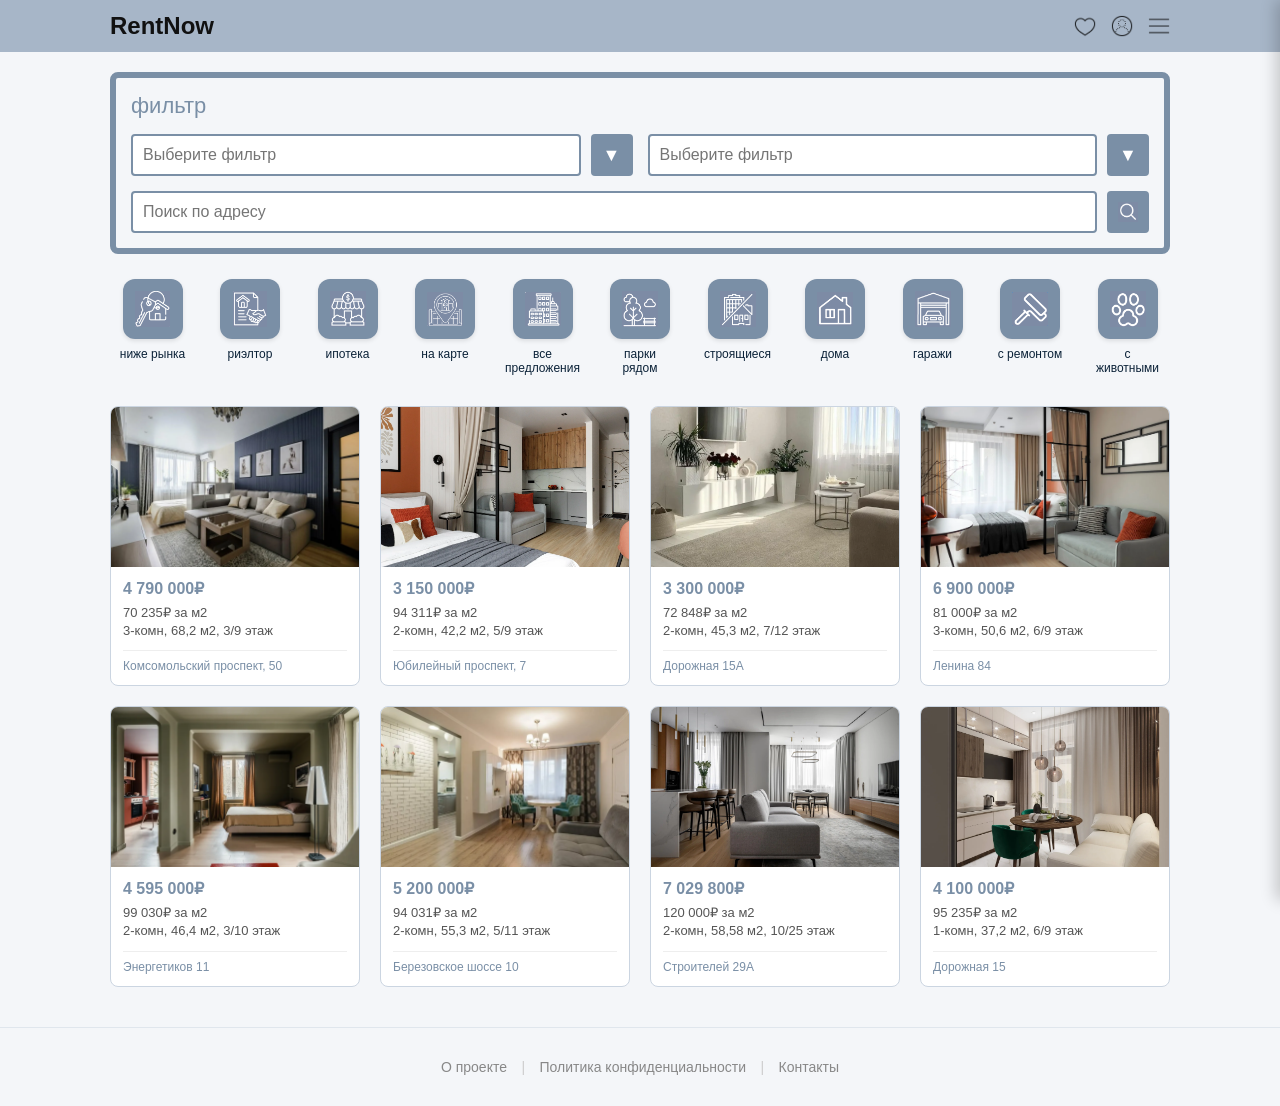
<file: index.html>
<!DOCTYPE html>
<html lang="ru">
<head>
  <meta charset="UTF-8">
  <meta name="viewport" content="width=device-width, initial-scale=1.0">
  <title>RentNow — Аренда квартир</title>
  <link rel="stylesheet" href="style.css">
</head>
<body>
  <input type="checkbox" id="menu-toggle" class="menu-toggle">
  <header class="header">
    <div class="container header-inner">
      <div class="logo">RentNow</div>
      <div class="header-actions">
        <a href="profile.html#favorites" class="icon-btn" title="Избранное">
          <img src="img/izbr.png" alt="Избранное">
        </a>
        <a href="profile.html" class="icon-btn" title="Профиль">
          <img src="img/prof.png" alt="Профиль">
        </a>
        <label for="menu-toggle" class="icon-btn" title="Меню">
          <img src="img/menu.png" alt="Меню">
        </label>
      </div>
    </div>
  </header>
  <main class="container">
    <section class="filter">
      <div class="filter-title">фильтр</div>
      <div class="filter-row">
        <div class="input-group">
          <input type="text" placeholder="Выберите фильтр">
          <button class="btn-icon">▼</button>
        </div>
        <div class="input-group">
          <input type="text" placeholder="Выберите фильтр">
          <button class="btn-icon">▼</button>
        </div>
      </div>
      <div class="filter-row">
        <div class="input-group">
          <input type="text" placeholder="Поиск по адресу">
          <button class="btn-icon">
            <img src="img/lupa.png" alt="Поиск">
          </button>
        </div>
      </div>
    </section>
    <section class="features">
      <div class="feature-item"><div class="feature-icon"><img src="img/icon1.png"></div><span>ниже рынка</span></div>
      <div class="feature-item"><div class="feature-icon"><img src="img/icon2.png"></div><span>риэлтор</span></div>
      <div class="feature-item"><div class="feature-icon"><img src="img/icon3.png"></div><span>ипотека</span></div>
      <div class="feature-item"><div class="feature-icon"><img src="img/icon4.png"></div><span>на карте</span></div>
      <div class="feature-item"><div class="feature-icon"><img src="img/icon5.png"></div><span>все<br>предложения</span></div>
      <div class="feature-item"><div class="feature-icon"><img src="img/icon6.png"></div><span>парки<br>рядом</span></div>
      <div class="feature-item"><div class="feature-icon"><img src="img/icon7.png"></div><span>строящиеся</span></div>
      <div class="feature-item"><div class="feature-icon"><img src="img/icon8.png"></div><span>дома</span></div>
      <div class="feature-item"><div class="feature-icon"><img src="img/icon9.png"></div><span>гаражи</span></div>
      <div class="feature-item"><div class="feature-icon"><img src="img/icon10.png"></div><span>с ремонтом</span></div>
      <div class="feature-item"><div class="feature-icon"><img src="img/icon11.png"></div><span>с<br>животными</span></div>
    </section>
    <section class="cards-grid">
      <a href="pages/flat-1.html" class="card" data-id="1">
        <button class="delete-btn" onclick="deleteFlat(event, '1')" title="Удалить">✖</button>
        <div class="card-image"><img src="img/1.webp" alt="Квартира 1"></div>
        <div class="card-content">
          <div class="price">4 790 000₽</div>
          <div class="details">70 235₽ за м2<br>3-комн, 68,2 м2, 3/9 этаж</div>
          <div class="address">Комсомольский проспект, 50</div>
        </div>
      </a>
      <a href="pages/flat-2.html" class="card" data-id="2">
        <button class="delete-btn" onclick="deleteFlat(event, '2')" title="Удалить">✖</button>
        <div class="card-image"><img src="img/2.webp" alt="Квартира 2"></div>
        <div class="card-content">
          <div class="price">3 150 000₽</div>
          <div class="details">94 311₽ за м2<br>2-комн, 42,2 м2, 5/9 этаж</div>
          <div class="address">Юбилейный проспект, 7</div>
        </div>
      </a>
      <a href="pages/flat-3.html" class="card" data-id="3">
        <button class="delete-btn" onclick="deleteFlat(event, '3')" title="Удалить">✖</button>
        <div class="card-image"><img src="img/3.webp" alt="Квартира 3"></div>
        <div class="card-content">
          <div class="price">3 300 000₽</div>
          <div class="details">72 848₽ за м2<br>2-комн, 45,3 м2, 7/12 этаж</div>
          <div class="address">Дорожная 15А</div>
        </div>
      </a>
      <a href="pages/flat-4.html" class="card" data-id="4">
        <button class="delete-btn" onclick="deleteFlat(event, '4')" title="Удалить">✖</button>
        <div class="card-image"><img src="img/4.webp" alt="Квартира 4"></div>
        <div class="card-content">
          <div class="price">6 900 000₽</div>
          <div class="details">81 000₽ за м2<br>3-комн, 50,6 м2, 6/9 этаж</div>
          <div class="address">Ленина 84</div>
        </div>
      </a>
      <a href="pages/flat-5.html" class="card" data-id="5">
        <button class="delete-btn" onclick="deleteFlat(event, '5')" title="Удалить">✖</button>
        <div class="card-image"><img src="img/5.webp" alt="Квартира 5"></div>
        <div class="card-content">
          <div class="price">4 595 000₽</div>
          <div class="details">99 030₽ за м2<br>2-комн, 46,4 м2, 3/10 этаж</div>
          <div class="address">Энергетиков 11</div>
        </div>
      </a>
      <a href="pages/flat-6.html" class="card" data-id="6">
        <button class="delete-btn" onclick="deleteFlat(event, '6')" title="Удалить">✖</button>
        <div class="card-image"><img src="img/6.webp" alt="Квартира 6"></div>
        <div class="card-content">
          <div class="price">5 200 000₽</div>
          <div class="details">94 031₽ за м2<br>2-комн, 55,3 м2, 5/11 этаж</div>
          <div class="address">Березовское шоссе 10</div>
        </div>
      </a>
      <a href="pages/flat-7.html" class="card" data-id="7">
        <button class="delete-btn" onclick="deleteFlat(event, '7')" title="Удалить">✖</button>
        <div class="card-image"><img src="img/7.webp" alt="Квартира 7"></div>
        <div class="card-content">
          <div class="price">7 029 800₽</div>
          <div class="details">120 000₽ за м2<br>2-комн, 58,58 м2, 10/25 этаж</div>
          <div class="address">Строителей 29А</div>
        </div>
      </a>
      <a href="pages/flat-8.html" class="card" data-id="8">
        <button class="delete-btn" onclick="deleteFlat(event, '8')" title="Удалить">✖</button>
        <div class="card-image"><img src="img/8.webp" alt="Квартира 8"></div>
        <div class="card-content">
          <div class="price">4 100 000₽</div>
          <div class="details">95 235₽ за м2<br>1-комн, 37,2 м2, 6/9 этаж</div>
          <div class="address">Дорожная 15</div>
        </div>
      </a>
    </section>
  </main>
  <label for="menu-toggle" class="overlay"></label>
  <aside class="sidebar">
    <div class="sidebar-content">
      <a href="profile.html" class="sidebar-btn" style="text-decoration: none; display: block; text-align: left;">профиль</a>
      <button class="sidebar-btn">продажа</button>
      <button class="sidebar-btn">аренда</button>
      <button class="sidebar-btn">новые</button>
      <button class="sidebar-btn">карта</button>
      <button class="sidebar-btn">с животными</button>
      <button class="sidebar-btn">риэлтор</button>
      <button class="sidebar-btn">фильтры</button>
    </div>
  </aside>
  <footer class="simple-footer">
    <div class="container">
      <a href="#">О проекте</a>
      <span class="separator">|</span>
      <a href="#">Политика конфиденциальности</a>
      <span class="separator">|</span>
      <a href="#">Контакты</a>
    </div>
  </footer>
  <script>
    if (localStorage.getItem('isAdmin') === 'true') {
      document.body.classList.add('is-admin');
    }
    let deleted = JSON.parse(localStorage.getItem('deletedFlats')) || [];
    deleted.forEach(id => {
      let card = document.querySelector('.card[data-id="' + id + '"]');
      if (card) card.style.display = 'none';
    });
    function deleteFlat(event, id) {
      event.preventDefault();
      if (confirm('Вы уверены, что хотите удалить это объявление?')) {
        let deleted = JSON.parse(localStorage.getItem('deletedFlats')) || [];
        if (!deleted.includes(id)) {
          deleted.push(id);
          localStorage.setItem('deletedFlats', JSON.stringify(deleted));
        }
        event.target.closest('.card').style.display = 'none';
      }
    }
  </script>
</body>
</html>
</file>
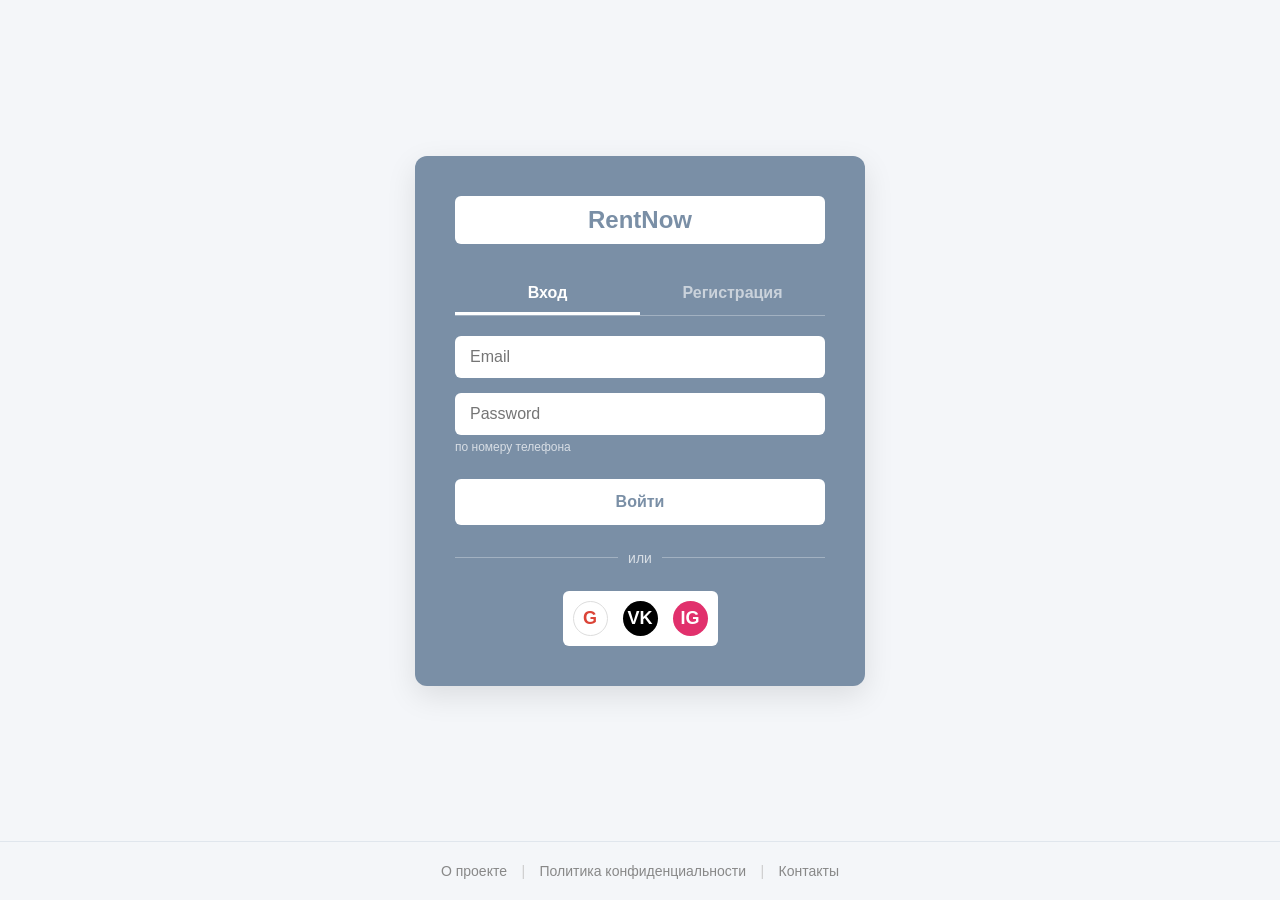
<file: auth.html>
<!DOCTYPE html>
<html lang="ru">
<head>
  <meta charset="UTF-8">
  <meta name="viewport" content="width=device-width, initial-scale=1.0">
  <title>RentNow — Вход</title>
  <style>
    * { margin: 0; padding: 0; box-sizing: border-box; font-family: 'Segoe UI', Roboto, Arial, sans-serif; }
    body { 
      background-color: #f4f6f9; 
      display: flex; 
      flex-direction: column; 
      min-height: 100vh; 
    }
    .auth-wrapper {
      flex: 1;
      display: flex;
      justify-content: center;
      align-items: center;
      padding: 20px;
    }
    .auth-box {
      background-color: #7a8fa6;
      width: 100%;
      max-width: 450px;
      padding: 40px;
      border-radius: 12px;
      box-shadow: 0 10px 30px rgba(0,0,0,0.1);
    }
    .auth-logo {
      background-color: #fff;
      color: #7a8fa6;
      font-size: 24px;
      font-weight: 600;
      text-align: center;
      padding: 10px;
      border-radius: 6px;
      margin-bottom: 30px;
      display: block;
      text-decoration: none;
    }
    .auth-tabs {
      display: flex;
      margin-bottom: 20px;
      border-bottom: 1px solid rgba(255,255,255,0.3);
    }
    .auth-tab {
      flex: 1;
      text-align: center;
      padding: 10px;
      color: rgba(255,255,255,0.6);
      cursor: pointer;
      font-weight: 600;
      transition: 0.3s;
    }
    .auth-tab.active {
      color: #fff;
      border-bottom: 3px solid #fff;
    }
    .input-group { margin-bottom: 15px; }
    .input-group input {
      width: 100%;
      padding: 12px 15px;
      border: none;
      border-radius: 6px;
      font-size: 16px;
      outline: none;
    }
    .input-hint {
      color: rgba(255,255,255,0.7);
      font-size: 12px;
      margin-top: 5px;
      display: block;
    }
    .submit-btn {
      width: 100%;
      background-color: #fff;
      color: #7a8fa6;
      border: none;
      padding: 14px;
      border-radius: 6px;
      font-size: 16px;
      font-weight: 600;
      cursor: pointer;
      margin-top: 10px;
      transition: background 0.2s;
    }
    .submit-btn:hover { background-color: #e0e6ed; }
    .divider {
      display: flex;
      align-items: center;
      color: rgba(255,255,255,0.7);
      margin: 25px 0;
      font-size: 14px;
    }
    .divider::before, .divider::after {
      content: "";
      flex: 1;
      border-bottom: 1px solid rgba(255,255,255,0.3);
    }
    .divider span { padding: 0 10px; }
    .social-btns {
      display: flex;
      justify-content: center;
      gap: 15px;
      background: #fff;
      padding: 10px;
      border-radius: 6px;
      width: max-content;
      margin: 0 auto;
    }
    .social-btn {
      width: 35px;
      height: 35px;
      border-radius: 50%;
      display: flex;
      justify-content: center;
      align-items: center;
      text-decoration: none;
      font-weight: bold;
      font-size: 18px;
      color: white;
    }
    .s-google { background: #fff; border: 1px solid #ddd; color: #DB4437; }
    .s-vk { background: #000; }
    .s-inst { background: #E1306C; }
    .simple-footer { text-align: center; padding: 20px 0; border-top: 1px solid #e0e6ed; }
    .simple-footer a { color: #888; text-decoration: none; font-size: 14px; transition: color 0.2s; }
    .simple-footer a:hover { color: #7a8fa6; text-decoration: underline; }
    .separator { color: #ccc; margin: 0 10px; font-size: 14px; }
  </style>
</head>
<body>
  <div class="auth-wrapper">
    <div class="auth-box">
      <a href="index.html" class="auth-logo">RentNow</a>
      <div class="auth-tabs">
        <div class="auth-tab active" id="tab-login" onclick="switchMode(false)">Вход</div>
        <div class="auth-tab" id="tab-register" onclick="switchMode(true)">Регистрация</div>
      </div>
      <div class="input-group">
        <input type="email" id="auth-email" placeholder="Email">
      </div>
      <div class="input-group">
        <input type="password" id="auth-pass" placeholder="Password">
        <span class="input-hint">по номеру телефона</span>
      </div>
      <button class="submit-btn" id="submit-btn" onclick="handleAuth()">Войти</button>
      <div class="divider"><span>или</span></div>
      <div class="social-btns">
        <a href="#" class="social-btn s-google">G</a>
        <a href="#" class="social-btn s-vk">VK</a>
        <a href="#" class="social-btn s-inst">IG</a>
      </div>
    </div>
  </div>
  <footer class="simple-footer">
    <div>
      <a href="#">О проекте</a>
      <span class="separator">|</span>
      <a href="#">Политика конфиденциальности</a>
      <span class="separator">|</span>
      <a href="#">Контакты</a>
    </div>
  </footer>
  <script>
    let isRegister = false;
    function switchMode(register) {
      isRegister = register;
      document.getElementById('tab-login').classList.toggle('active', !register);
      document.getElementById('tab-register').classList.toggle('active', register);
      document.getElementById('submit-btn').innerText = register ? 'Зарегистрироваться' : 'Войти';
    }
    function handleAuth() {
      const email = document.getElementById('auth-email').value.trim();
      const pass = document.getElementById('auth-pass').value.trim();
      if (!email || !pass) {
        alert('Заполните все поля!');
        return;
      }
      let users = JSON.parse(localStorage.getItem('rentnow_users')) || {};
      users['avxadievaadelina@gmail.com'] = '12345'; 
      if (isRegister) {
        if (users[email]) {
          alert('Такой Email уже есть!');
        } else {
          users[email] = pass;
          localStorage.setItem('rentnow_users', JSON.stringify(users));
          alert('Зарегистрировано! Теперь войдите.');
          switchMode(false);
        }
      } else {
        if (users[email] === pass) {
          localStorage.setItem('currentUserEmail', email);
          if (email === 'avxadievaadelina@gmail.com') {
             localStorage.setItem('isAdmin', 'true');
          } else {
             localStorage.removeItem('isAdmin');
          }
          window.location.href = 'index.html';
        } else {
          alert('Неверный Email или пароль!');
        }
      }
    }
  </script>
</body>
</html>
</file>
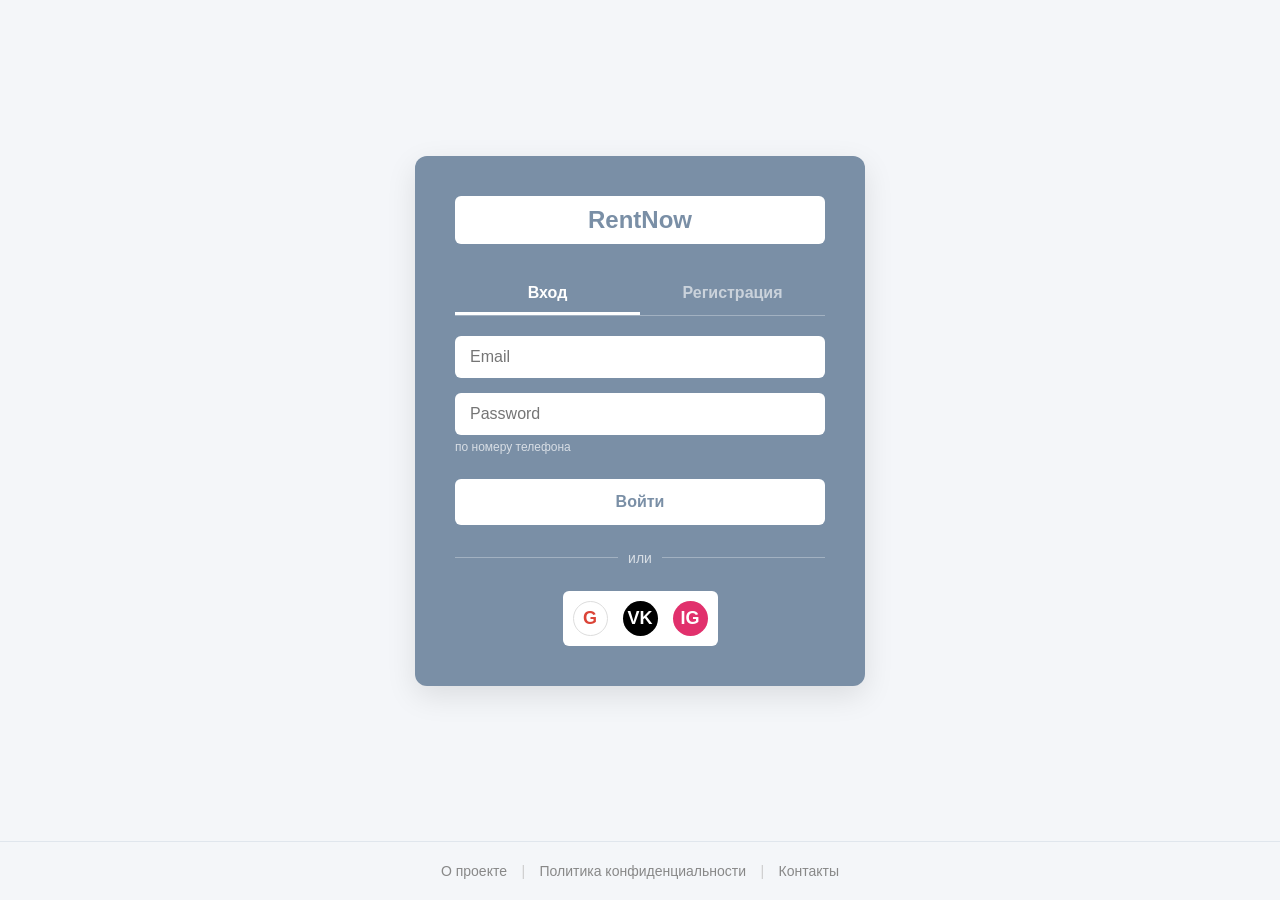
<file: profile.html>
<!DOCTYPE html>
<html lang="ru">
<head>
  <meta charset="UTF-8">
  <meta name="viewport" content="width=device-width, initial-scale=1.0">
  <title>RentNow — Личный кабинет</title>
  <link rel="stylesheet" href="style.css">
</head>
<body class="profile-page">
  <input type="checkbox" id="menu-toggle" class="menu-toggle">
  <header class="header">
    <div class="container header-inner">
      <a href="index.html" class="logo">RentNow</a>
      <div class="header-actions">
        <a href="#favorites" class="icon-btn" title="Избранное">
          <img src="img/izbr.png" alt="Избранное">
        </a>
        <a href="profile.html" class="icon-btn" title="Профиль">
          <img src="img/prof.png" alt="Профиль">
        </a>
        <label for="menu-toggle" class="icon-btn" title="Меню">
          <img src="img/menu.png" alt="Меню">
        </label>
      </div>
    </div>
  </header>
  <input type="radio" name="profile-tabs" id="tab-settings" class="tab-radio" checked>
  <input type="radio" name="profile-tabs" id="tab-favorites" class="tab-radio">
  <input type="radio" name="profile-tabs" id="tab-myads" class="tab-radio">
  <input type="radio" name="profile-tabs" id="tab-trash" class="tab-radio">
  <main class="profile-layout">
    <aside class="profile-sidebar">
      <div class="avatar-circle" id="avatar-container">
        <span id="avatar-text">ава</span>
        <img id="avatar-img" src="" alt="Аватар" style="display: none;">
      </div>
      <div class="nickname" id="user-nickname">ник</div>
      <div class="stars">0.0 ★★★★★</div>
      <div class="profile-menu">
        <label for="tab-settings" class="profile-menu-btn">Настройки</label>
        <label for="tab-favorites" class="profile-menu-btn">Избранное</label>
        <label for="tab-myads" class="profile-menu-btn">Мои объявления</label>
        <label for="tab-trash" class="profile-menu-btn admin-only" style="background: #ffcccc; color: #cc0000;">Корзина (Удаленные)</label>
        <a href="#" onclick="logout()" class="profile-menu-btn" style="margin-top: 20px; text-align: center; border: 1px solid #fff; color: #fff; background: transparent;">Выйти</a>
      </div>
    </aside>
    <section class="profile-content">
      <div class="tab-panel panel-settings">
        <div class="profile-data-section">
          <h3>Редактировать профиль</h3>
          <div class="data-row" style="flex-direction: column; align-items: flex-start; gap: 10px;">
            <span>Имя пользователя (Ник)</span>
            <input type="text" id="input-nickname" placeholder="Введите ваш ник" style="width: 100%; padding: 10px; border: 1px solid #cbd5e1; border-radius: 4px;">
          </div>
          <div class="data-row" style="flex-direction: column; align-items: flex-start; gap: 10px;">
            <span>Ссылка на аватарку (URL)</span>
            <input type="text" id="input-avatar" placeholder="https://example.com/photo.jpg" style="width: 100%; padding: 10px; border: 1px solid #cbd5e1; border-radius: 4px;">
          </div>
          <button onclick="saveProfile()" class="btn-primary" style="margin-top: 20px; width: 200px;">Сохранить</button>
          <h3 style="margin-top: 40px;">Данные аккаунта</h3>
          <div class="data-row"><span>Номер телефона</span><span>..........</span></div>
          <div class="data-row"><span>Почта</span><span id="user-email-display">..........</span></div>
        </div>
      </div>
      <div class="tab-panel panel-favorites">
        <div class="panel-header-tabs">
          <button class="panel-tab active">Все объявления</button>
          <button class="panel-tab">Мои подборки</button>
        </div>
        <div class="panel-filters">
          <span>По дате добавления</span>
          <span>Фильтр</span>
        </div>
        <div class="cards-container">
          <a href="pages/flat-1.html" class="fav-card" id="fav-card-1" style="display: none;">
            <div class="fav-card-img"><img src="img/1.webp"></div>
            <div class="fav-card-info"><div class="price">4 790 000₽</div><div class="details">3-комн, 68,2 м2</div><div class="address">Комсомольский проспект, 50</div></div>
          </a>
          <a href="pages/flat-2.html" class="fav-card" id="fav-card-2" style="display: none;">
            <div class="fav-card-img"><img src="img/2.webp"></div>
            <div class="fav-card-info"><div class="price">3 150 000₽</div><div class="details">2-комн, 42,2 м2</div><div class="address">Юбилейный проспект, 7</div></div>
          </a>
          <a href="pages/flat-3.html" class="fav-card" id="fav-card-3" style="display: none;">
            <div class="fav-card-img"><img src="img/3.webp"></div>
            <div class="fav-card-info"><div class="price">3 300 000₽</div><div class="details">2-комн, 45,3 м2</div><div class="address">Дорожная 15А</div></div>
          </a>
          <a href="pages/flat-4.html" class="fav-card" id="fav-card-4" style="display: none;">
            <div class="fav-card-img"><img src="img/4.webp"></div>
            <div class="fav-card-info"><div class="price">6 900 000₽</div><div class="details">3-комн, 50,6 м2</div><div class="address">Ленина 84</div></div>
          </a>
          <a href="pages/flat-5.html" class="fav-card" id="fav-card-5" style="display: none;">
            <div class="fav-card-img"><img src="img/5.webp"></div>
            <div class="fav-card-info"><div class="price">4 595 000₽</div><div class="details">2-комн, 46,4 м2</div><div class="address">Энергетиков 11</div></div>
          </a>
          <a href="pages/flat-6.html" class="fav-card" id="fav-card-6" style="display: none;">
            <div class="fav-card-img"><img src="img/6.webp"></div>
            <div class="fav-card-info"><div class="price">5 200 000₽</div><div class="details">2-комн, 55,3 м2</div><div class="address">Березовское шоссе 10</div></div>
          </a>
          <a href="pages/flat-7.html" class="fav-card" id="fav-card-7" style="display: none;">
            <div class="fav-card-img"><img src="img/7.webp"></div>
            <div class="fav-card-info"><div class="price">7 029 800₽</div><div class="details">2-комн, 58,58 м2</div><div class="address">Строителей 29А</div></div>
          </a>
          <a href="pages/flat-8.html" class="fav-card" id="fav-card-8" style="display: none;">
            <div class="fav-card-img"><img src="img/8.webp"></div>
            <div class="fav-card-info"><div class="price">4 100 000₽</div><div class="details">1-комн, 37,2 м2</div><div class="address">Дорожная 15</div></div>
          </a>
        </div>
        <div class="empty-state" id="empty-favorites" style="display: none;">
          <p>У вас пока нет избранных квартир.</p>
          <a href="index.html" class="btn-primary" style="text-decoration: none; display: inline-block; margin-top: 15px;">Перейти к поиску</a>
        </div>
      </div>
      <div class="tab-panel panel-myads">
        <div class="panel-filters"><span>По дате добавления</span><span>Фильтр</span></div>
        <div class="cards-container">
          <div class="add-ad-box"><span>+</span></div>
        </div>
      </div>
      <div class="tab-panel panel-trash">
        <h3 style="color: #7a8fa6; margin-bottom: 20px;">Удаленные объявления</h3>
        <div class="cards-container" id="trash-container"></div>
        <div class="empty-trash" id="empty-trash" style="display: none;">
          Корзина пуста. Все объявления на месте.
        </div>
      </div>
    </section>
  </main>
  <label for="menu-toggle" class="overlay"></label>
  <aside class="sidebar">
    <div class="sidebar-content">
      <a href="profile.html" class="sidebar-btn" style="text-decoration: none; display: block; text-align: left;">профиль</a>
      <button class="sidebar-btn">продажа</button>
      <button class="sidebar-btn">аренда</button>
      <button class="sidebar-btn">новые</button>
      <button class="sidebar-btn">карта</button>
    </div>
  </aside>
  <footer class="simple-footer">
    <div class="container">
      <a href="#">О проекте</a>
      <span class="separator">|</span>
      <a href="#">Политика конфиденциальности</a>
      <span class="separator">|</span>
      <a href="#">Контакты</a>
    </div>
  </footer>
  <script>
    if (!localStorage.getItem('currentUserEmail')) {
      window.location.href = 'auth.html';
    }
    const currentEmail = localStorage.getItem('currentUserEmail');
    document.getElementById('user-email-display').innerText = currentEmail;
    if (localStorage.getItem('isAdmin') === 'true') {
      document.body.classList.add('is-admin');
    }
    if (window.location.hash === '#favorites') {
      document.getElementById('tab-favorites').checked = true;
    }
    function logout() {
      localStorage.removeItem('currentUserEmail');
      localStorage.removeItem('isAdmin');
      window.location.href = 'index.html';
    }
    let hasFavs = false;
    for (let i = 1; i <= 8; i++) {
      if (localStorage.getItem('flat_' + i) === 'true') {
        document.getElementById('fav-card-' + i).style.display = 'block';
        hasFavs = true;
      }
    }
    if (!hasFavs) {
      document.getElementById('empty-favorites').style.display = 'block';
    }
    function loadProfile() {
      let profiles = JSON.parse(localStorage.getItem('rentnow_profiles')) || {};
      let myProfile = profiles[currentEmail] || { nickname: 'ник', avatar: '' };
      if (myProfile.nickname) {
        document.getElementById('user-nickname').innerText = myProfile.nickname;
        document.getElementById('input-nickname').value = myProfile.nickname;
      }
      if (myProfile.avatar) {
        let img = document.getElementById('avatar-img');
        img.src = myProfile.avatar;
        img.style.display = 'block';
        document.getElementById('avatar-text').style.display = 'none';
        document.getElementById('input-avatar').value = myProfile.avatar;
      }
    }
    function saveProfile() {
      let newNick = document.getElementById('input-nickname').value.trim();
      let newAvatar = document.getElementById('input-avatar').value.trim();
      if (!newNick) {
        alert('Ник не может быть пустым!');
        return;
      }
      let profiles = JSON.parse(localStorage.getItem('rentnow_profiles')) || {};
      profiles[currentEmail] = { nickname: newNick, avatar: newAvatar };
      localStorage.setItem('rentnow_profiles', JSON.stringify(profiles));
      alert('Профиль успешно обновлен!');
      loadProfile();
    }
    loadProfile();
    const allFlats = [
      { id: "1", price: "4 790 000₽", details: "3-комн, 68,2 м2", address: "Комсомольский проспект, 50", img: "img/1.webp" },
      { id: "2", price: "3 150 000₽", details: "2-комн, 42,2 м2", address: "Юбилейный проспект, 7", img: "img/2.webp" },
      { id: "3", price: "3 300 000₽", details: "2-комн, 45,3 м2", address: "Дорожная 15А", img: "img/3.webp" },
      { id: "4", price: "6 900 000₽", details: "3-комн, 50,6 м2", address: "Ленина 84", img: "img/4.webp" },
      { id: "5", price: "4 595 000₽", details: "2-комн, 46,4 м2", address: "Энергетиков 11", img: "img/5.webp" },
      { id: "6", price: "5 200 000₽", details: "2-комн, 55,3 м2", address: "Березовское шоссе 10", img: "img/6.webp" },
      { id: "7", price: "7 029 800₽", details: "2-комн, 58,58 м2", address: "Строителей 29А", img: "img/7.webp" },
      { id: "8", price: "4 100 000₽", details: "1-комн, 37,2 м2", address: "Дорожная 15", img: "img/8.webp" }
    ];
    function renderTrash() {
      const container = document.getElementById('trash-container');
      const emptyMsg = document.getElementById('empty-trash');
      container.innerHTML = '';
      let deleted = JSON.parse(localStorage.getItem('deletedFlats')) || [];
      if (deleted.length === 0) {
        emptyMsg.style.display = 'block';
        return;
      }
      emptyMsg.style.display = 'none';
      allFlats.forEach(flat => {
        if (deleted.includes(flat.id)) {
          const card = document.createElement('div');
          card.className = 'fav-card';
          card.innerHTML = `
            <div class="fav-card-img"><img src="${flat.img}"></div>
            <div class="fav-card-info">
              <div class="price">${flat.price}</div>
              <div class="details">${flat.details}</div>
              <div class="address">${flat.address}</div>
              <button class="restore-btn" onclick="restoreFlat('${flat.id}')">Восстановить</button>
            </div>
          `;
          container.appendChild(card);
        }
      });
    }
    function restoreFlat(id) {
      let deleted = JSON.parse(localStorage.getItem('deletedFlats')) || [];
      deleted = deleted.filter(flatId => flatId !== id);
      localStorage.setItem('deletedFlats', JSON.stringify(deleted));
      renderTrash();
      alert('Объявление восстановлено!');
    }
    renderTrash();
  </script>
</body>
</html>
</file>
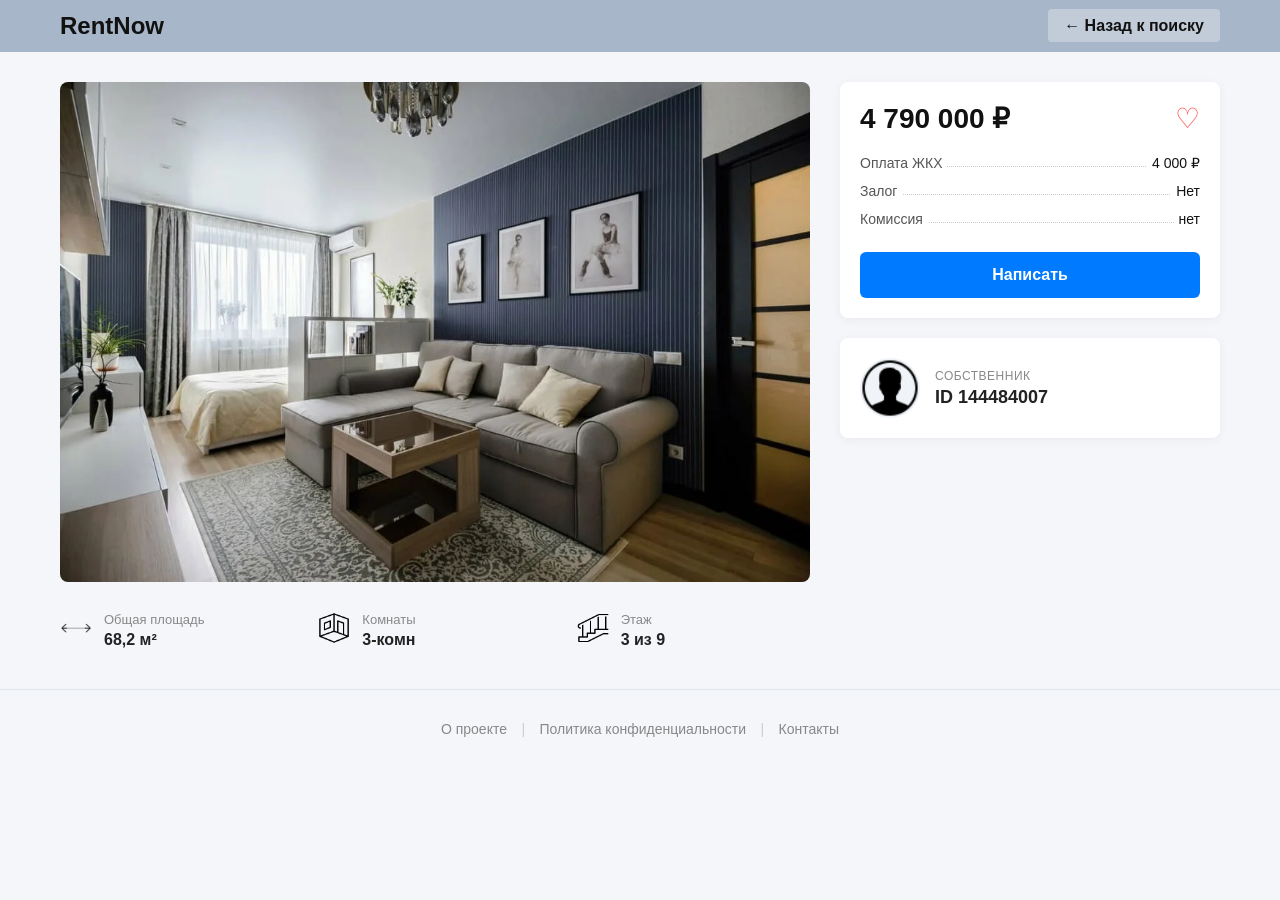
<file: pages/flat-1.html>
<!DOCTYPE html>
<html lang="ru">
<head>
  <meta charset="UTF-8">
  <meta name="viewport" content="width=device-width, initial-scale=1.0">
  <title>RentNow — 3-комн. Комсомольский 50</title>
  <link rel="stylesheet" href="../detail.css">
</head>
<body>
  <header class="header">
    <div class="container header-inner">
      <div class="logo">RentNow</div>
      <div class="header-actions">
        <a href="../index.html" class="btn-back">← Назад к поиску</a>
      </div>
    </div>
  </header>
  <main class="container main-content">
    <section class="property-main">
      <div class="main-image-wrapper">
        <img src="../img/1.webp" alt="Фото квартиры">
      </div>
            <div class="property-specs">
        <div class="spec-item">
          <div class="spec-icon"><img src="../img/strel.png"></div>
          <div class="spec-info">
            <span class="spec-label">Общая площадь</span>
            <span class="spec-value">68,2 м²</span>
          </div>
        </div>
        <div class="spec-item">
          <div class="spec-icon"><img src="../img/room.png"></div>
          <div class="spec-info">
            <span class="spec-label">Комнаты</span>
            <span class="spec-value">3-комн</span>
          </div>
        </div>
        <div class="spec-item">
          <div class="spec-icon"><img src="../img/lest.png"></div>
          <div class="spec-info">
            <span class="spec-label">Этаж</span>
            <span class="spec-value">3 из 9</span>
          </div>
        </div>
      </div>
    </section>
    <aside class="property-sidebar">
      <div class="sidebar-card price-card">
        <input type="checkbox" id="fav-toggle" class="fav-checkbox">
        <div class="price-header">
          <h1 class="price-title">4 790 000 ₽</h1>
          <label for="fav-toggle" class="like-btn" title="В избранное">
            <span class="heart-empty">♡</span>
            <span class="heart-filled">♥</span>
          </label>
        </div>
        <div class="cost-breakdown">
          <div class="cost-row"><span class="cost-label">Оплата ЖКХ</span><span class="cost-value">4 000 ₽</span></div>
          <div class="cost-row"><span class="cost-label">Залог</span><span class="cost-value">Нет</span></div>
          <div class="cost-row"><span class="cost-label">Комиссия</span><span class="cost-value">нет</span></div>
        </div>
        <div class="contact-actions">
          <button class="btn-primary">Написать</button>
        </div>
      </div>
      <div class="sidebar-card owner-card">
        <div class="owner-avatar">
          <img src="../img/sobs.png" alt="Собственник"> 
        </div>
        <div class="owner-info">
          <span class="owner-label">СОБСТВЕННИК</span>
          <span class="owner-id">ID 144484007</span>
        </div>
      </div>
    </aside>
  </main>
  <footer class="simple-footer">
    <div class="container">
      <a href="#">О проекте</a>
      <span class="separator">|</span>
      <a href="#">Политика конфиденциальности</a>
      <span class="separator">|</span>
      <a href="#">Контакты</a>
    </div>
  </footer>
  <script>
    const checkbox = document.getElementById('fav-toggle');
    const flatId = "1"; 
    if (localStorage.getItem('flat_' + flatId) === 'true') {
      checkbox.checked = true;
    }
    checkbox.onchange = function() {
      localStorage.setItem('flat_' + flatId, this.checked);
    };
  </script>
</body>
</html>
</file>
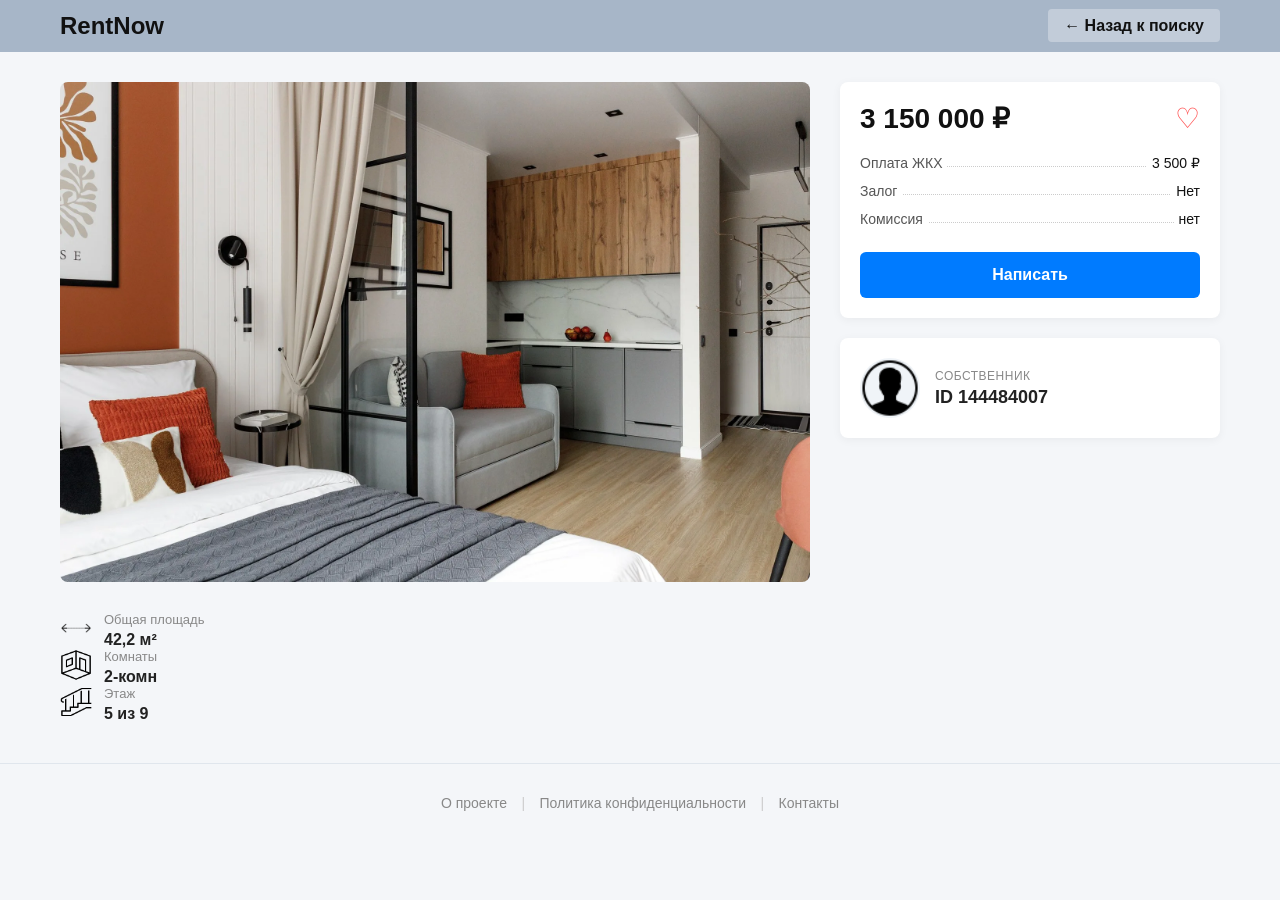
<file: pages/flat-2.html>
<!DOCTYPE html>
<html lang="ru">
<head>
  <meta charset="UTF-8">
  <meta name="viewport" content="width=device-width, initial-scale=1.0">
  <title>RentNow — 2-комн. Юбилейный проспект</title>
  <link rel="stylesheet" href="../detail.css">
</head>
<body>
  <header class="header">
    <div class="container header-inner">
      <div class="logo">RentNow</div>
      <div class="header-actions">
        <a href="../index.html" class="btn-back">← Назад к поиску</a>
      </div>
    </div>
  </header>
  <main class="container main-content">
    <section class="property-main">
      <div class="main-image-wrapper">
        <img src="../img/2.webp" alt="Фото квартиры">
      </div>
        <div class="spec-item">
          <div class="spec-icon"><img src="../img/strel.png"></div>
          <div class="spec-info">
            <span class="spec-label">Общая площадь</span>
            <span class="spec-value">42,2 м²</span>
          </div>
        </div>  
        <div class="spec-item">
          <div class="spec-icon"><img src="../img/room.png"></div>
          <div class="spec-info">
            <span class="spec-label">Комнаты</span>
            <span class="spec-value">2-комн</span>
          </div>
        </div>      
        <div class="spec-item">
          <div class="spec-icon"><img src="../img/lest.png"></div>
          <div class="spec-info">
            <span class="spec-label">Этаж</span>
            <span class="spec-value">5 из 9</span>
          </div>
        </div>
      </div>
    </section>
    <aside class="property-sidebar">
      <div class="sidebar-card price-card">
        <input type="checkbox" id="fav-toggle" class="fav-checkbox">
        <div class="price-header">
          <h1 class="price-title">3 150 000 ₽</h1>
          <label for="fav-toggle" class="like-btn" title="В избранное">
            <span class="heart-empty">♡</span>
            <span class="heart-filled">♥</span>
          </label>
        </div>
        <div class="cost-breakdown">
          <div class="cost-row"><span class="cost-label">Оплата ЖКХ</span><span class="cost-value">3 500 ₽</span></div>
          <div class="cost-row"><span class="cost-label">Залог</span><span class="cost-value">Нет</span></div>
          <div class="cost-row"><span class="cost-label">Комиссия</span><span class="cost-value">нет</span></div>
        </div>
        <div class="contact-actions">
          <button class="btn-primary">Написать</button>
        </div>
      </div>
      <div class="sidebar-card owner-card">
        <div class="owner-avatar">
          <img src="../img/sobs.png" alt="Собственник"> 
        </div>
        <div class="owner-info">
          <span class="owner-label">СОБСТВЕННИК</span>
          <span class="owner-id">ID 144484007</span>
        </div>
      </div>
    </aside>
  </main>
  <footer class="simple-footer">
    <div class="container">
      <a href="#">О проекте</a>
      <span class="separator">|</span>
      <a href="#">Политика конфиденциальности</a>
      <span class="separator">|</span>
      <a href="#">Контакты</a>
    </div>
  </footer>
  <script>
    const checkbox = document.getElementById('fav-toggle');
    const flatId = "2";
    if (localStorage.getItem('flat_' + flatId) === 'true') {
      checkbox.checked = true;
    }
    checkbox.onchange = function() {
      localStorage.setItem('flat_' + flatId, this.checked);
    };
  </script>
</body>
</html>
</file>
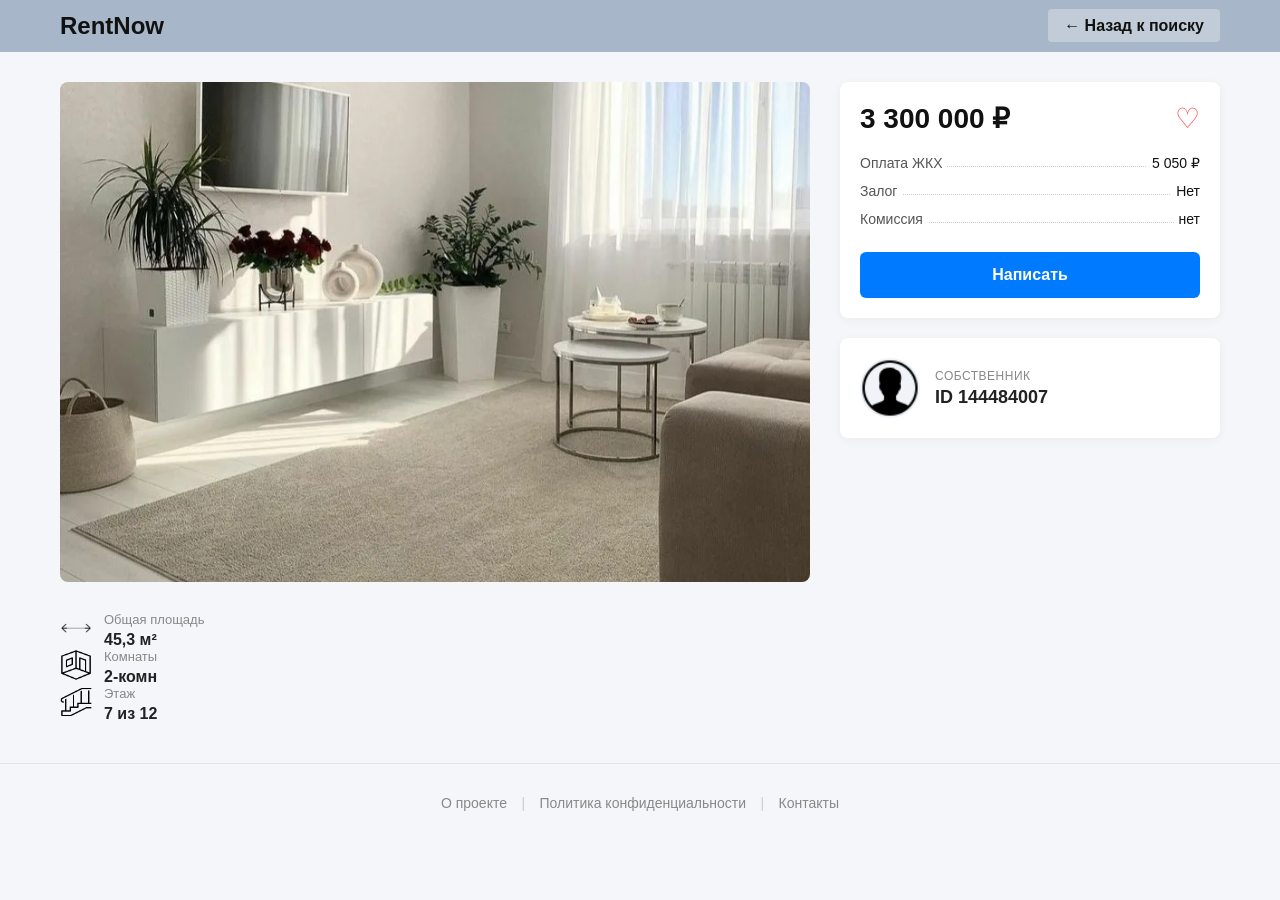
<file: pages/flat-3.html>
<!DOCTYPE html>
<html lang="ru">
<head>
  <meta charset="UTF-8">
  <meta name="viewport" content="width=device-width, initial-scale=1.0">
  <title>RentNow — 2-комн. Дорожная 15А</title>
  <link rel="stylesheet" href="../detail.css">
</head>
<body>
  <header class="header">
    <div class="container header-inner">
      <div class="logo">RentNow</div>
      <div class="header-actions">
        <a href="../index.html" class="btn-back">← Назад к поиску</a>
      </div>
    </div>
  </header>
  <main class="container main-content">
    <section class="property-main">
      <div class="main-image-wrapper">
        <img src="../img/3.webp" alt="Фото квартиры">
      </div>
        <div class="spec-item">
          <div class="spec-icon"><img src="../img/strel.png"></div>
          <div class="spec-info">
            <span class="spec-label">Общая площадь</span>
            <span class="spec-value">45,3 м²</span>
          </div>
        </div>
        <div class="spec-item">
          <div class="spec-icon"><img src="../img/room.png"></div>
          <div class="spec-info">
            <span class="spec-label">Комнаты</span>
            <span class="spec-value">2-комн</span>
          </div>
        </div>
        <div class="spec-item">
          <div class="spec-icon"><img src="../img/lest.png"></div>
          <div class="spec-info">
            <span class="spec-label">Этаж</span>
            <span class="spec-value">7 из 12</span>
          </div>
        </div>
      </div>
    </section>
    <aside class="property-sidebar">
      <div class="sidebar-card price-card">
        <input type="checkbox" id="fav-toggle" class="fav-checkbox">
        <div class="price-header">
          <h1 class="price-title">3 300 000 ₽</h1>
          <label for="fav-toggle" class="like-btn" title="В избранное">
            <span class="heart-empty">♡</span>
            <span class="heart-filled">♥</span>
          </label>
        </div>
        <div class="cost-breakdown">
          <div class="cost-row"><span class="cost-label">Оплата ЖКХ</span><span class="cost-value">5 050 ₽</span></div>
          <div class="cost-row"><span class="cost-label">Залог</span><span class="cost-value">Нет</span></div>
          <div class="cost-row"><span class="cost-label">Комиссия</span><span class="cost-value">нет</span></div>
        </div>
        <div class="contact-actions">
          <button class="btn-primary">Написать</button>
        </div>
      </div>
      <div class="sidebar-card owner-card">
        <div class="owner-avatar">
          <img src="../img/sobs.png" alt="Собственник"> 
        </div>
        <div class="owner-info">
          <span class="owner-label">СОБСТВЕННИК</span>
          <span class="owner-id">ID 144484007</span>
        </div>
      </div>
    </aside>
  </main>
  <footer class="simple-footer">
    <div class="container">
      <a href="#">О проекте</a>
      <span class="separator">|</span>
      <a href="#">Политика конфиденциальности</a>
      <span class="separator">|</span>
      <a href="#">Контакты</a>
    </div>
  </footer>
  <script>
    const checkbox = document.getElementById('fav-toggle');
    const flatId = "3";
    if (localStorage.getItem('flat_' + flatId) === 'true') {
      checkbox.checked = true;
    }
    checkbox.onchange = function() {
      localStorage.setItem('flat_' + flatId, this.checked);
    };
  </script>
</body>
</html>
</file>
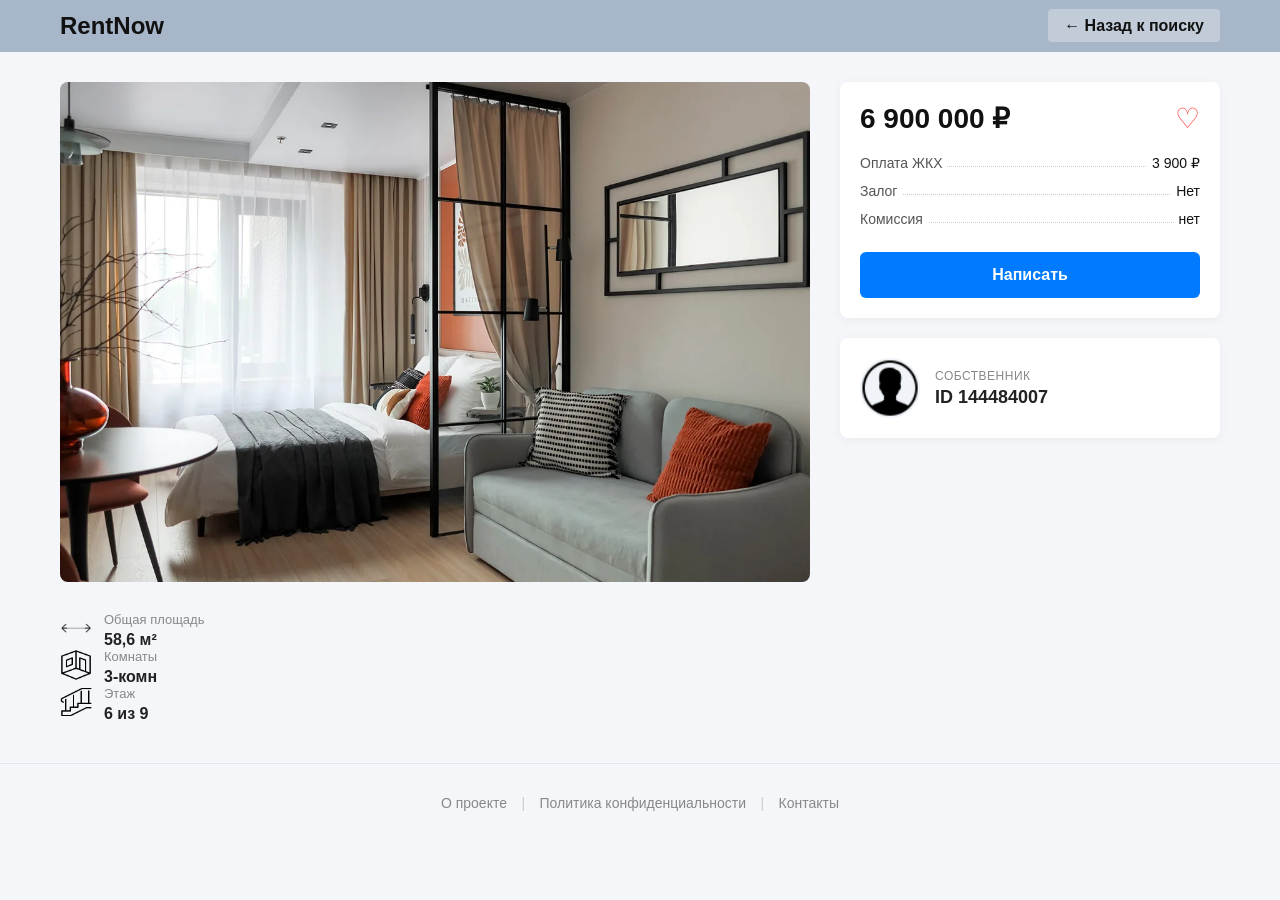
<file: pages/flat-4.html>
<!DOCTYPE html>
<html lang="ru">
<head>
  <meta charset="UTF-8">
  <meta name="viewport" content="width=device-width, initial-scale=1.0">
  <title>RentNow — 3-комн. Ленина 84</title>
  <link rel="stylesheet" href="../detail.css">
</head>
<body>
  <header class="header">
    <div class="container header-inner">
      <div class="logo">RentNow</div>
      <div class="header-actions">
        <a href="../index.html" class="btn-back">← Назад к поиску</a>
      </div>
    </div>
  </header>
  <main class="container main-content">
    <section class="property-main">
      <div class="main-image-wrapper">
        <img src="../img/4.webp" alt="Фото квартиры">
      </div>
        <div class="spec-item">
          <div class="spec-icon"><img src="../img/strel.png"></div>
          <div class="spec-info">
            <span class="spec-label">Общая площадь</span>
            <span class="spec-value">58,6 м²</span>
          </div>
        </div>
        <div class="spec-item">
          <div class="spec-icon"><img src="../img/room.png"></div>
          <div class="spec-info">
            <span class="spec-label">Комнаты</span>
            <span class="spec-value">3-комн</span>
          </div>
        </div>
        <div class="spec-item">
          <div class="spec-icon"><img src="../img/lest.png"></div>
          <div class="spec-info">
            <span class="spec-label">Этаж</span>
            <span class="spec-value">6 из 9</span>
          </div>
        </div>
      </div>
    </section>
    <aside class="property-sidebar">
      <div class="sidebar-card price-card">
        <input type="checkbox" id="fav-toggle" class="fav-checkbox">
        <div class="price-header">
          <h1 class="price-title">6 900 000 ₽</h1>
          <label for="fav-toggle" class="like-btn" title="В избранное">
            <span class="heart-empty">♡</span>
            <span class="heart-filled">♥</span>
          </label>
        </div>
        <div class="cost-breakdown">
          <div class="cost-row"><span class="cost-label">Оплата ЖКХ</span><span class="cost-value">3 900 ₽</span></div>
          <div class="cost-row"><span class="cost-label">Залог</span><span class="cost-value">Нет</span></div>
          <div class="cost-row"><span class="cost-label">Комиссия</span><span class="cost-value">нет</span></div>
        </div>
        <div class="contact-actions">
          <button class="btn-primary">Написать</button>
        </div>
      </div>
      <div class="sidebar-card owner-card">
        <div class="owner-avatar">
          <img src="../img/sobs.png" alt="Собственник"> 
        </div>
        <div class="owner-info">
          <span class="owner-label">СОБСТВЕННИК</span>
          <span class="owner-id">ID 144484007</span>
        </div>
      </div>
    </aside>
  </main>
  <footer class="simple-footer">
    <div class="container">
      <a href="#">О проекте</a>
      <span class="separator">|</span>
      <a href="#">Политика конфиденциальности</a>
      <span class="separator">|</span>
      <a href="#">Контакты</a>
    </div>
  </footer>
  <script>
    const checkbox = document.getElementById('fav-toggle');
    const flatId = "4";
    if (localStorage.getItem('flat_' + flatId) === 'true') {
      checkbox.checked = true;
    }
    checkbox.onchange = function() {
      localStorage.setItem('flat_' + flatId, this.checked);
    };
  </script>
</body>
</html>
</file>
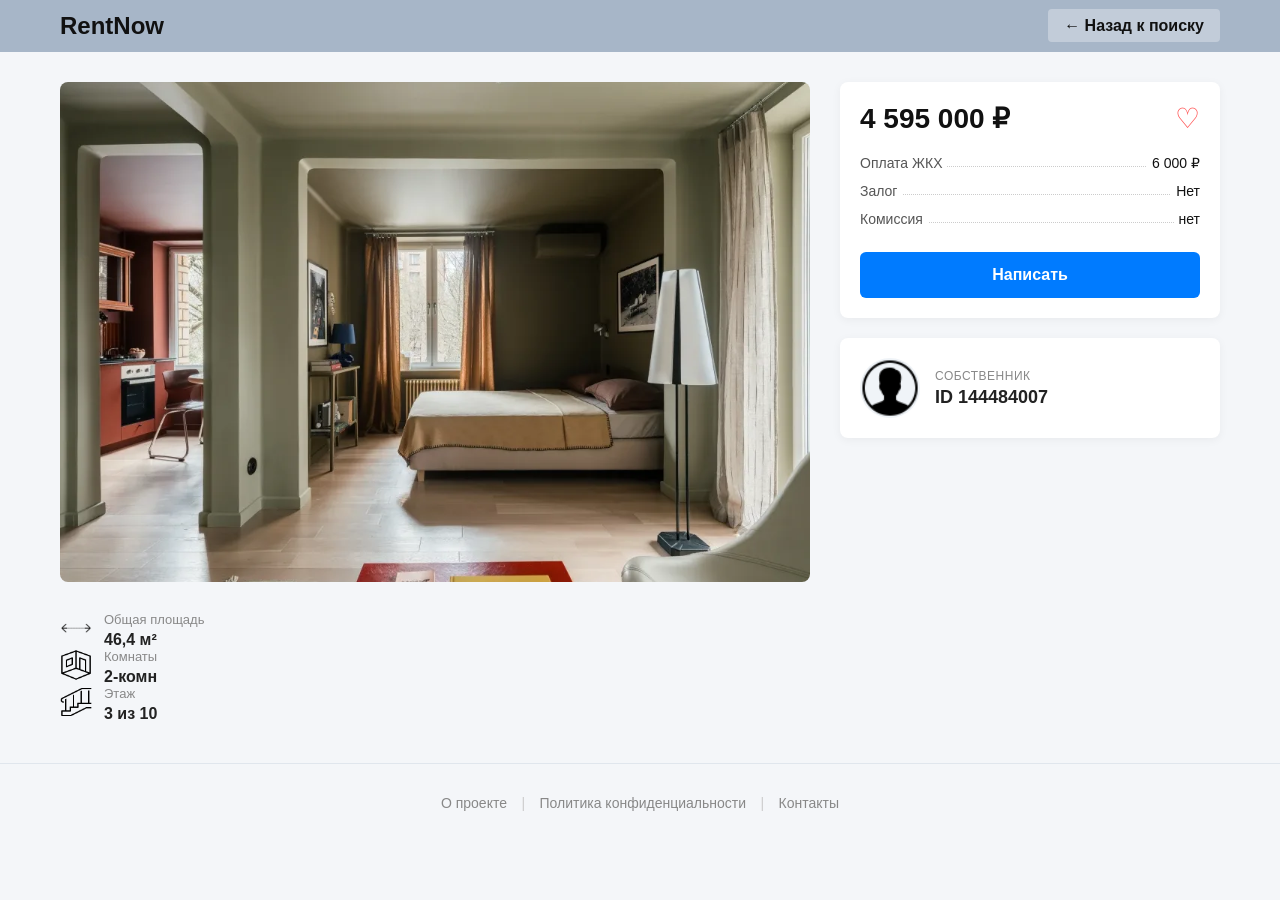
<file: pages/flat-5.html>
<!DOCTYPE html>
<html lang="ru">
<head>
  <meta charset="UTF-8">
  <meta name="viewport" content="width=device-width, initial-scale=1.0">
  <title>RentNow — 2-комн. Энергетиков 11</title>
  <link rel="stylesheet" href="../detail.css">
</head>
<body>
  <header class="header">
    <div class="container header-inner">
      <div class="logo">RentNow</div>
      <div class="header-actions">
        <a href="../index.html" class="btn-back">← Назад к поиску</a>
      </div>
    </div>
  </header>
  <main class="container main-content">
    <section class="property-main">
      <div class="main-image-wrapper">
        <img src="../img/5.webp" alt="Фото квартиры">
      </div>
        <div class="spec-item">
          <div class="spec-icon"><img src="../img/strel.png"></div>
          <div class="spec-info">
            <span class="spec-label">Общая площадь</span>
            <span class="spec-value">46,4 м²</span>
          </div>
        </div>
        <div class="spec-item">
          <div class="spec-icon"><img src="../img/room.png"></div>
          <div class="spec-info">
            <span class="spec-label">Комнаты</span>
            <span class="spec-value">2-комн</span>
          </div>
        </div>
        <div class="spec-item">
          <div class="spec-icon"><img src="../img/lest.png"></div>
          <div class="spec-info">
            <span class="spec-label">Этаж</span>
            <span class="spec-value">3 из 10</span>
          </div>
        </div>
      </div>
    </section>
    <aside class="property-sidebar">
      <div class="sidebar-card price-card">
        <input type="checkbox" id="fav-toggle" class="fav-checkbox">
        <div class="price-header">
          <h1 class="price-title">4 595 000 ₽</h1>
          <label for="fav-toggle" class="like-btn" title="В избранное">
            <span class="heart-empty">♡</span>
            <span class="heart-filled">♥</span>
          </label>
        </div>
        <div class="cost-breakdown">
          <div class="cost-row"><span class="cost-label">Оплата ЖКХ</span><span class="cost-value">6 000 ₽</span></div>
          <div class="cost-row"><span class="cost-label">Залог</span><span class="cost-value">Нет</span></div>
          <div class="cost-row"><span class="cost-label">Комиссия</span><span class="cost-value">нет</span></div>
        </div>
        <div class="contact-actions">
          <button class="btn-primary">Написать</button>
        </div>
      </div>
      <div class="sidebar-card owner-card">
        <div class="owner-avatar">
          <img src="../img/sobs.png" alt="Собственник"> 
        </div>
        <div class="owner-info">
          <span class="owner-label">СОБСТВЕННИК</span>
          <span class="owner-id">ID 144484007</span>
        </div>
      </div>
    </aside>
  </main>
  <footer class="simple-footer">
    <div class="container">
      <a href="#">О проекте</a>
      <span class="separator">|</span>
      <a href="#">Политика конфиденциальности</a>
      <span class="separator">|</span>
      <a href="#">Контакты</a>
    </div>
  </footer>
  <script>
    const checkbox = document.getElementById('fav-toggle');
    const flatId = "5";
    if (localStorage.getItem('flat_' + flatId) === 'true') {
      checkbox.checked = true;
    }
    checkbox.onchange = function() {
      localStorage.setItem('flat_' + flatId, this.checked);
    };
  </script>
</body>
</html>
</file>
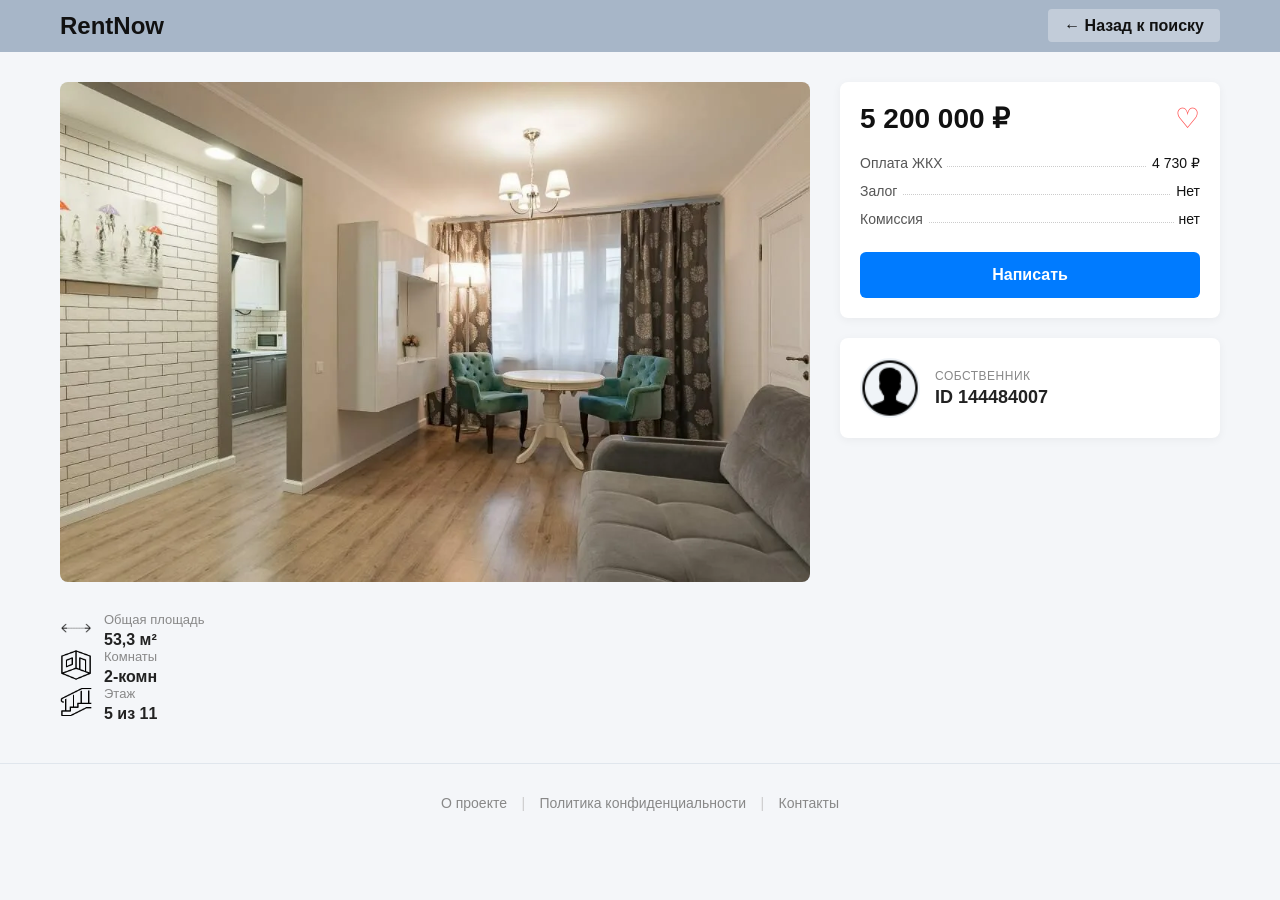
<file: pages/flat-6.html>
<!DOCTYPE html>
<html lang="ru">
<head>
  <meta charset="UTF-8">
  <meta name="viewport" content="width=device-width, initial-scale=1.0">
  <title>RentNow — 2-комн. Березовское шоссе 10</title>
  <link rel="stylesheet" href="../detail.css">
</head>
<body>
  <header class="header">
    <div class="container header-inner">
      <div class="logo">RentNow</div>
      <div class="header-actions">
        <a href="../index.html" class="btn-back">← Назад к поиску</a>
      </div>
    </div>
  </header>
  <main class="container main-content">
    <section class="property-main"> 
      <div class="main-image-wrapper">
        <img src="../img/6.webp" alt="Фото квартиры">
      </div>
        <div class="spec-item">
          <div class="spec-icon"><img src="../img/strel.png"></div>
          <div class="spec-info">
            <span class="spec-label">Общая площадь</span>
            <span class="spec-value">53,3 м²</span>
          </div>
        </div>
        <div class="spec-item">
          <div class="spec-icon"><img src="../img/room.png"></div>
          <div class="spec-info">
            <span class="spec-label">Комнаты</span>
            <span class="spec-value">2-комн</span>
          </div>
        </div>
        <div class="spec-item">
          <div class="spec-icon"><img src="../img/lest.png"></div>
          <div class="spec-info">
            <span class="spec-label">Этаж</span>
            <span class="spec-value">5 из 11</span>
          </div>
        </div>
      </div>
    </section>
    <aside class="property-sidebar">
      <div class="sidebar-card price-card">
        <input type="checkbox" id="fav-toggle" class="fav-checkbox">
        <div class="price-header">
          <h1 class="price-title">5 200 000 ₽</h1>
          <label for="fav-toggle" class="like-btn" title="В избранное">
            <span class="heart-empty">♡</span>
            <span class="heart-filled">♥</span>
          </label>
        </div>
        <div class="cost-breakdown">
          <div class="cost-row"><span class="cost-label">Оплата ЖКХ</span><span class="cost-value">4 730 ₽</span></div>
          <div class="cost-row"><span class="cost-label">Залог</span><span class="cost-value">Нет</span></div>
          <div class="cost-row"><span class="cost-label">Комиссия</span><span class="cost-value">нет</span></div>
        </div>
        <div class="contact-actions">
          <button class="btn-primary">Написать</button>
        </div>
      </div>
      <div class="sidebar-card owner-card">
        <div class="owner-avatar">
          <img src="../img/sobs.png" alt="Собственник"> 
        </div>
        <div class="owner-info">
          <span class="owner-label">СОБСТВЕННИК</span>
          <span class="owner-id">ID 144484007</span>
        </div>
      </div>
    </aside>
  </main>
  <footer class="simple-footer">
    <div class="container">
      <a href="#">О проекте</a>
      <span class="separator">|</span>
      <a href="#">Политика конфиденциальности</a>
      <span class="separator">|</span>
      <a href="#">Контакты</a>
    </div>
  </footer>
  <script>
    const checkbox = document.getElementById('fav-toggle');
    const flatId = "6";
    if (localStorage.getItem('flat_' + flatId) === 'true') {
      checkbox.checked = true;
    }
    checkbox.onchange = function() {
      localStorage.setItem('flat_' + flatId, this.checked);
    };
  </script>
</body>
</html>
</file>
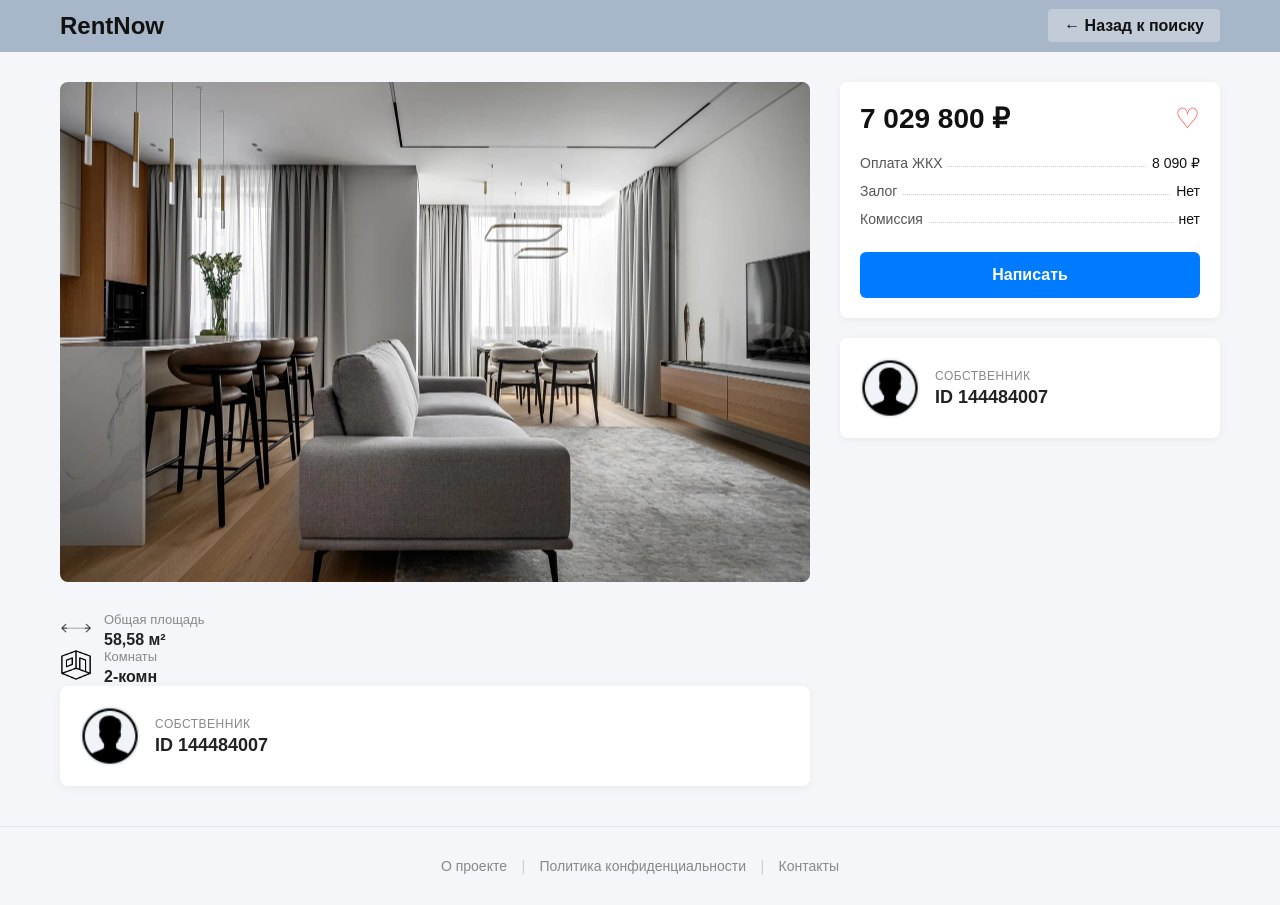
<file: pages/flat-7.html>
<!DOCTYPE html>
<html lang="ru">
<head>
  <meta charset="UTF-8">
  <meta name="viewport" content="width=device-width, initial-scale=1.0">
  <title>RentNow — 2-комн. Строителей 29А</title>
  <link rel="stylesheet" href="../detail.css">
</head>
<body>
  <header class="header">
    <div class="container header-inner">
      <div class="logo">RentNow</div>
      <div class="header-actions">
        <a href="../index.html" class="btn-back">← Назад к поиску</a>
      </div>
    </div>
  </header>
  <main class="container main-content">
    <section class="property-main">
      <div class="main-image-wrapper">
        <img src="../img/7.webp" alt="Фото квартиры">
      </div>
        <div class="spec-item">
          <div class="spec-icon"><img src="../img/strel.png"></div>
          <div class="spec-info">
            <span class="spec-label">Общая площадь</span>
            <span class="spec-value">58,58 м²</span>
          </div>
        </div>
        <div class="spec-item">
          <div class="spec-icon"><img src="../img/room.png"></div>
          <div class="spec-info">
            <span class="spec-label">Комнаты</span>
            <span class="spec-value">2-комн</span>
          </div>
        </div>
      <div class="sidebar-card owner-card">
        <div class="owner-avatar">
          <img src="../img/sobs.png" alt="Собственник"> 
        </div>
        <div class="owner-info">
          <span class="owner-label">СОБСТВЕННИК</span>
          <span class="owner-id">ID 144484007</span>
        </div>
      </div>
    </section>
    <aside class="property-sidebar">
      <div class="sidebar-card price-card">
        <input type="checkbox" id="fav-toggle" class="fav-checkbox">
        <div class="price-header">
          <h1 class="price-title">7 029 800 ₽</h1>
          <label for="fav-toggle" class="like-btn" title="В избранное">
            <span class="heart-empty">♡</span>
            <span class="heart-filled">♥</span>
          </label>
        </div>
        <div class="cost-breakdown">
          <div class="cost-row"><span class="cost-label">Оплата ЖКХ</span><span class="cost-value">8 090 ₽</span></div>
          <div class="cost-row"><span class="cost-label">Залог</span><span class="cost-value">Нет</span></div>
          <div class="cost-row"><span class="cost-label">Комиссия</span><span class="cost-value">нет</span></div>
        </div>
        <div class="contact-actions">
          <button class="btn-primary">Написать</button>
        </div>
      </div>
      <div class="sidebar-card owner-card">
        <div class="owner-avatar">
          <img src="../img/sobs.png" alt="Собственник"> 
        </div>
        <div class="owner-info">
          <span class="owner-label">СОБСТВЕННИК</span>
          <span class="owner-id">ID 144484007</span>
        </div>
      </div>
    </aside>
  </main>
  <footer class="simple-footer">
    <div class="container">
      <a href="#">О проекте</a>
      <span class="separator">|</span>
      <a href="#">Политика конфиденциальности</a>
      <span class="separator">|</span>
      <a href="#">Контакты</a>
    </div>
  </footer>
  <script>
    const checkbox = document.getElementById('fav-toggle');
    const flatId = "7";
    if (localStorage.getItem('flat_' + flatId) === 'true') {
      checkbox.checked = true;
    }
    checkbox.onchange = function() {
      localStorage.setItem('flat_' + flatId, this.checked);
    };
  </script>
</body>
</html>
</file>
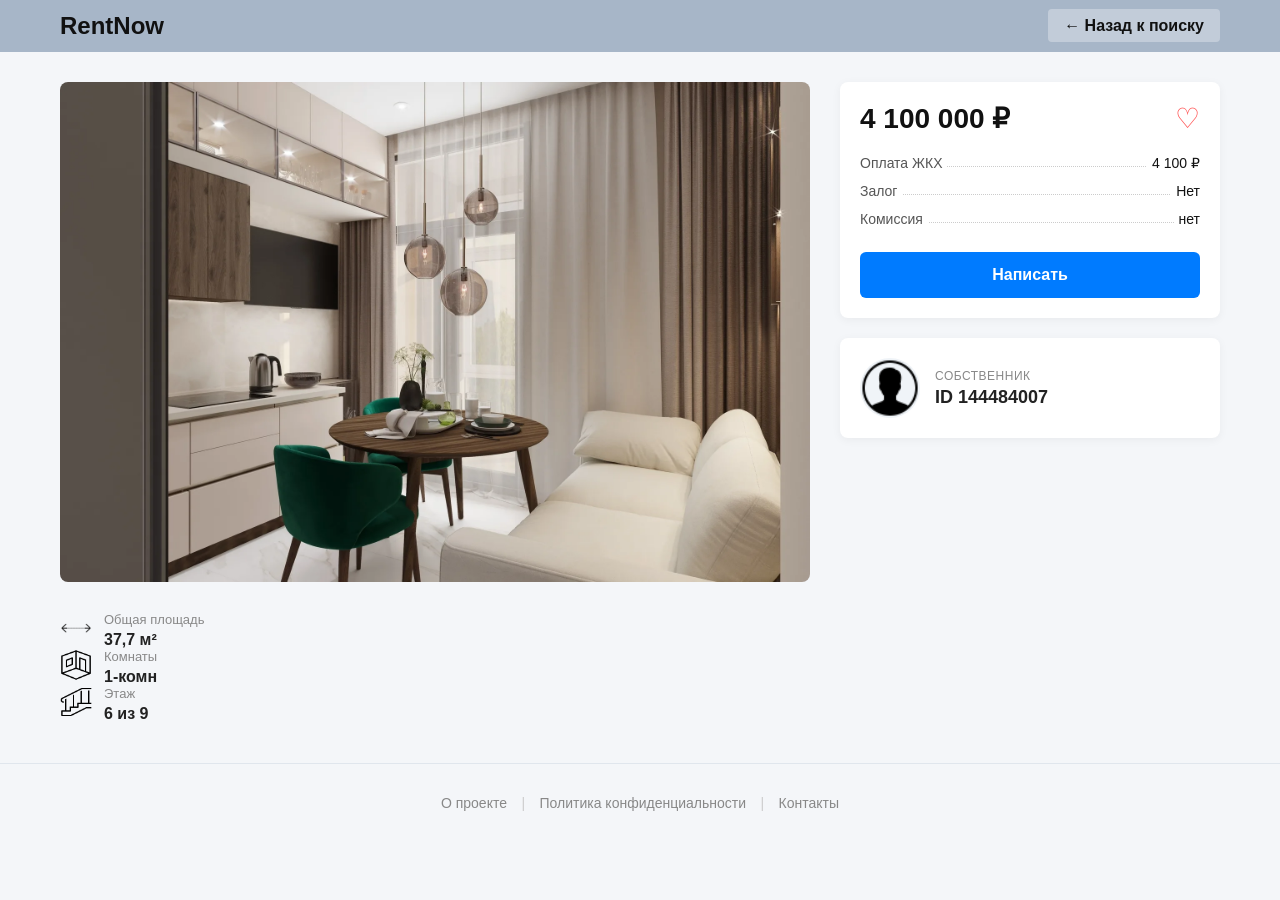
<file: pages/flat-8.html>
<!DOCTYPE html>
<html lang="ru">
<head>
  <meta charset="UTF-8">
  <meta name="viewport" content="width=device-width, initial-scale=1.0">
  <title>RentNow — 1-комн. Дорожная 15</title>
  <link rel="stylesheet" href="../detail.css">
</head>
<body>
  <header class="header">
    <div class="container header-inner">
      <div class="logo">RentNow</div>
      <div class="header-actions">
        <a href="../index.html" class="btn-back">← Назад к поиску</a>
      </div>
    </div>
  </header>
  <main class="container main-content">
    <section class="property-main">
      <div class="main-image-wrapper">
        <img src="../img/8.webp" alt="Фото квартиры">
      </div>
        <div class="spec-item">
          <div class="spec-icon"><img src="../img/strel.png"></div>
          <div class="spec-info">
            <span class="spec-label">Общая площадь</span>
            <span class="spec-value">37,7 м²</span>
          </div>
        </div>
        <div class="spec-item">
          <div class="spec-icon"><img src="../img/room.png"></div>
          <div class="spec-info">
            <span class="spec-label">Комнаты</span>
            <span class="spec-value">1-комн</span>
          </div>
        </div>
        <div class="spec-item">
          <div class="spec-icon"><img src="../img/lest.png"></div>
          <div class="spec-info">
            <span class="spec-label">Этаж</span>
            <span class="spec-value">6 из 9</span>
          </div>
        </div>
      </div>
    </section>
    <aside class="property-sidebar">
      <div class="sidebar-card price-card">
        <input type="checkbox" id="fav-toggle" class="fav-checkbox">
        <div class="price-header">
          <h1 class="price-title">4 100 000 ₽</h1>
          <label for="fav-toggle" class="like-btn" title="В избранное">
            <span class="heart-empty">♡</span>
            <span class="heart-filled">♥</span>
          </label>
        </div>
        <div class="cost-breakdown">
          <div class="cost-row"><span class="cost-label">Оплата ЖКХ</span><span class="cost-value">4 100 ₽</span></div>
          <div class="cost-row"><span class="cost-label">Залог</span><span class="cost-value">Нет</span></div>
          <div class="cost-row"><span class="cost-label">Комиссия</span><span class="cost-value">нет</span></div>
        </div>
        <div class="contact-actions">
          <button class="btn-primary">Написать</button>
        </div>
      </div>
      <div class="sidebar-card owner-card">
        <div class="owner-avatar">
          <img src="../img/sobs.png" alt="Собственник"> 
        </div>
        <div class="owner-info">
          <span class="owner-label">СОБСТВЕННИК</span>
          <span class="owner-id">ID 144484007</span>
        </div>
      </div>
    </aside>
  </main>
  <footer class="simple-footer">
    <div class="container">
      <a href="#">О проекте</a>
      <span class="separator">|</span>
      <a href="#">Политика конфиденциальности</a>
      <span class="separator">|</span>
      <a href="#">Контакты</a>
    </div>
  </footer>
  <script>
    const checkbox = document.getElementById('fav-toggle');
    const flatId = "8";
    if (localStorage.getItem('flat_' + flatId) === 'true') {
      checkbox.checked = true;
    }
    checkbox.onchange = function() {
      localStorage.setItem('flat_' + flatId, this.checked);
    };
  </script>
</body>
</html>
</file>
<file: style.css>
* {
  margin: 0;
  padding: 0;
  box-sizing: border-box;
  font-family: 'Segoe UI', Roboto, Arial, sans-serif;
}
body {
  background-color: #f4f6f9;
  color: #333;
  overflow-x: hidden; 
}
.container {
  max-width: 1100px;
  margin: 0 auto;
  padding: 0 20px;
}
.menu-toggle { display: none; }
.overlay {
  position: fixed;
  top: 0;
  left: 0;
  width: 100vw;
  height: 100vh;
  background-color: rgba(0, 0, 0, 0.5);
  z-index: 999;
  opacity: 0;
  visibility: hidden;
  transition: opacity 0.3s ease, visibility 0.3s ease;
  cursor: pointer;
}
.sidebar {
  position: fixed;
  top: 0;
  right: 0;
  width: 320px;
  height: 100vh;
  background-color: #7a8fa6;
  z-index: 1000;
  padding: 20px;
  box-sizing: border-box;
  transform: translateX(100%);
  transition: transform 0.3s ease-in-out;
  overflow-y: auto;
  box-shadow: -4px 0 15px rgba(0,0,0,0.2);
}
.sidebar-content {
  display: flex;
  flex-direction: column;
  gap: 12px;
}
.sidebar-btn {
  width: 100%;
  background-color: #ffffff;
  color: #7a8fa6;
  border: none;
  border-radius: 4px;
  padding: 15px 20px;
  font-size: 18px;
  text-align: left;
  cursor: pointer;
  transition: background-color 0.2s, color 0.2s;
  font-weight: 500;
}
.sidebar-btn:hover {
  background-color: #e0e6ed;
  color: #4a5c6e;
}
.menu-toggle:checked ~ .overlay {
  opacity: 1;
  visibility: visible;
}
.menu-toggle:checked ~ .sidebar {
  transform: translateX(0);
}
.header {
  background-color: #a7b6c8;
  width: 100%;
  margin-bottom: 20px;
}
.header-inner {
  display: flex;
  justify-content: space-between;
  align-items: center;
  padding: 12px 20px;
}
.logo {
  font-size: 24px;
  font-weight: 600;
  color: #111;
  text-decoration: none;
}
.header-actions {
  display: flex;
  gap: 15px;
}
.icon-btn {
  background: none;
  border: none;
  cursor: pointer;
  color: #111;
  display: flex;
  align-items: center;
  justify-content: center;
  transition: opacity 0.2s;
  padding: 0;
  text-decoration: none;
}
.icon-btn img {
  width: 22px;
  height: 22px;
  object-fit: contain;
  display: block;
}
.icon-btn:hover { opacity: 0.6; }
.filter {
  border: 6px solid #7a8fa6;
  border-radius: 8px;
  padding: 15px;
  margin-bottom: 25px;
}
.filter-title {
  font-size: 22px;
  color: #7a8fa6;
  margin-bottom: 15px;
  font-weight: 500;
}
.filter-row {
  display: flex;
  gap: 15px;
  margin-bottom: 15px;
}
.filter-row:last-child { margin-bottom: 0; }
.input-group { display: flex; flex: 1; gap: 10px; }
.input-group input {
  flex: 1;
  height: 42px;
  border: 2px solid #7a8fa6;
  border-radius: 4px;
  padding: 0 10px;
  font-size: 16px;
  outline: none;
}
.btn-icon {
  width: 42px;
  height: 42px;
  background-color: #7a8fa6;
  border: none;
  border-radius: 4px;
  color: white;
  font-size: 18px;
  cursor: pointer;
  display: flex;
  align-items: center;
  justify-content: center;
}
.btn-icon img {
  width: 20px;
  height: 20px; 
  object-fit: contain;
  display: block;
}
.features {
  display: flex;
  justify-content: space-between;
  flex-wrap: wrap;
  gap: 10px;
  margin-bottom: 30px;
}
.feature-item {
  display: flex;
  flex-direction: column;
  align-items: center;
  text-align: center;
  width: 85px;
  cursor: pointer;
}
.feature-icon {
  width: 60px;
  height: 60px;
  background-color: #7a8fa6;
  border-radius: 12px;
  display: flex;
  align-items: center;
  justify-content: center;
  margin-bottom: 8px;
  box-shadow: 0 2px 4px rgba(0,0,0,0.1);
  padding: 12px; 
}
.feature-icon img {
  width: 100%;
  height: 100%;
  object-fit: contain;
  display: block;
}
.feature-item span {
  font-size: 12px;
  line-height: 1.2;
  color: #0b2238;
  font-weight: 500;
}
.cards-grid {
  display: grid;
  grid-template-columns: repeat(4, 1fr);
  gap: 20px;
}
.card {
  background: #fff;
  border-radius: 8px;
  border: 1px solid #cbd5e1;
  overflow: hidden;
  display: flex;
  flex-direction: column;
  text-decoration: none;
  color: inherit;
  transition: transform 0.2s ease, box-shadow 0.2s ease;
  position: relative;
}
.card:hover {
  transform: translateY(-5px);
  box-shadow: 0 10px 20px rgba(0,0,0,0.1);
}
.card-image {
  height: 160px;
  width: 100%;
  background-color: #e9edf4;
}
.card-image img {
  width: 100%;
  height: 100%;
  object-fit: cover;
  display: block;
}
.card-content {
  padding: 12px;
  display: flex;
  flex-direction: column;
  flex: 1; 
}
.price {
  font-size: 16px;
  font-weight: 700;
  color: #7a8fa6;
  margin-bottom: 6px;
}
.details {
  font-size: 13px;
  color: #555;
  line-height: 1.4;
  margin-bottom: 10px;
  flex: 1; 
}
.address {
  font-size: 12px;
  color: #7a8fa6;
  border-top: 1px solid #eee;
  padding-top: 8px;
}
.tab-radio { display: none; }
.profile-layout {
  display: flex;
  min-height: calc(100vh - 70px);
  background-color: #fff;
}
.profile-sidebar {
  width: 280px;
  background-color: #7a8fa6;
  padding: 40px 20px;
  display: flex;
  flex-direction: column;
  align-items: center;
  flex-shrink: 0;
}
.avatar-circle {
  width: 160px;
  height: 160px;
  background-color: #fff;
  border-radius: 50%;
  display: flex;
  align-items: center;
  justify-content: center;
  font-size: 24px;
  color: #7a8fa6;
  margin-bottom: 20px;
  overflow: hidden;
}
.avatar-circle img {
  width: 100%;
  height: 100%;
  object-fit: cover;
}
.nickname {
  font-size: 18px;
  color: #fff;
  font-weight: 600;
  margin-bottom: 10px;
  border-bottom: 1px solid #fff;
  padding-bottom: 5px;
  width: 80%;
  text-align: center;
}
.stars {
  color: #b0c4de;
  font-size: 18px;
  margin-bottom: 40px;
}
.profile-menu {
  display: flex;
  flex-direction: column;
  gap: 10px;
  width: 100%;
}
.profile-menu-btn {
  background-color: #fff;
  color: #7a8fa6;
  padding: 12px 15px;
  border-radius: 4px;
  font-size: 15px;
  font-weight: 500;
  cursor: pointer;
  text-align: left;
  transition: background 0.2s;
  border: 1px solid transparent;
  display: block;
}
.profile-menu-btn:hover {
  background-color: #e0e6ed;
}
.profile-content {
  flex: 1;
  padding: 40px;
}
.tab-panel { display: none; }
#tab-settings:checked ~ .profile-layout .panel-settings,
#tab-favorites:checked ~ .profile-layout .panel-favorites,
#tab-myads:checked ~ .profile-layout .panel-myads,
#tab-trash:checked ~ .profile-layout .panel-trash {
  display: block;
}
#tab-settings:checked ~ .profile-layout .profile-menu-btn[for="tab-settings"],
#tab-favorites:checked ~ .profile-layout .profile-menu-btn[for="tab-favorites"],
#tab-myads:checked ~ .profile-layout .profile-menu-btn[for="tab-myads"],
#tab-trash:checked ~ .profile-layout .profile-menu-btn[for="tab-trash"] {
  background-color: #e0e6ed;
  font-weight: 600;
  border-color: #7a8fa6;
}
.profile-data-section h3 {
  font-size: 22px;
  font-weight: 400;
  color: #7a8fa6;
  margin-bottom: 15px;
}
.data-row {
  display: flex;
  justify-content: space-between;
  padding: 15px 0;
  border-bottom: 1px solid #f0f0f0;
  font-size: 16px;
  color: #555;
}
.panel-header-tabs {
  display: flex;
  gap: 15px;
  margin-bottom: 20px;
}
.panel-tab {
  background-color: #7a8fa6;
  color: white;
  border: none;
  padding: 8px 16px;
  border-radius: 4px;
  cursor: pointer;
  font-size: 15px;
}
.panel-tab.active { background-color: #5c7186; }
.panel-filters {
  display: flex;
  justify-content: space-between;
  color: #888;
  font-size: 14px;
  margin-bottom: 20px;
  border-bottom: 1px solid #eee;
  padding-bottom: 10px;
}
.cards-container {
  display: grid;
  grid-template-columns: repeat(auto-fill, minmax(220px, 1fr));
  gap: 20px;
}
.fav-card {
  border-radius: 8px;
  overflow: hidden;
  background: #fff;
  box-shadow: 0 2px 8px rgba(0,0,0,0.08);
  border: 1px solid #eee;
  text-decoration: none; /* Для ссылок */
}
.fav-card-img {
  height: 150px;
  background-color: #e9edf4;
}
.fav-card-img img {
  width: 100%;
  height: 100%;
  object-fit: cover;
}
.fav-card-info { padding: 12px; }
.fav-card-info .price { font-weight: 700; color: #333; margin-bottom: 4px; }
.fav-card-info .details { font-size: 13px; color: #666; margin-bottom: 6px; }
.fav-card-info .address { font-size: 12px; color: #888; }
.add-ad-box {
  height: 200px;
  background-color: #eef2f5;
  border-radius: 8px;
  display: flex;
  align-items: center;
  justify-content: center;
  cursor: pointer;
  transition: background 0.2s;
  border: 2px dashed #cbd5e1;
}
.add-ad-box:hover { background-color: #e0e6ed; }
.add-ad-box span { font-size: 50px; color: #7a8fa6; font-weight: 300; }
.empty-state {
  padding: 40px;
  text-align: center;
  background: #f8fafc;
  border-radius: 8px;
  border: 1px dashed #cbd5e1;
  color: #64748b;
}
.delete-btn {
  display: none; /* По умолчанию скрыта */
  position: absolute;
  top: 10px;
  right: 10px;
  z-index: 10;
  background-color: rgba(255, 77, 77, 0.9);
  color: white;
  border: none;
  width: 30px;
  height: 30px;
  border-radius: 50%;
  font-size: 16px;
  cursor: pointer;
  transition: background 0.2s;
  align-items: center;
  justify-content: center;
}
.delete-btn:hover { background-color: #cc0000; }
body.is-admin .delete-btn { display: flex; }
.admin-only { display: none !important; }
body.is-admin .admin-only { display: block !important; }
.restore-btn {
  width: 100%;
  background-color: #28a745;
  color: white;
  border: none;
  padding: 8px;
  border-radius: 4px;
  margin-top: 10px;
  cursor: pointer;
  font-weight: 600;
  transition: background 0.2s;
}
.restore-btn:hover { background-color: #218838; }
.empty-trash {
  padding: 40px;
  text-align: center;
  color: #888;
  border: 1px dashed #cbd5e1;
  border-radius: 8px;
}
.profile-page .header {
  margin-bottom: 0;
}
.simple-footer {
  text-align: center;
  padding: 30px 0; 
  margin-top: 40px; 
  border-top: 1px solid #e0e6ed; 
}
.simple-footer a {
  color: #888; 
  text-decoration: none; 
  font-size: 14px;
  transition: color 0.2s, text-decoration 0.2s;
}
.simple-footer a:hover {
  color: #7a8fa6; 
  text-decoration: underline; 
}
.separator {
  color: #ccc; 
  margin: 0 10px; 
  font-size: 14px;
}
@media (max-width: 950px) {
  .cards-grid { grid-template-columns: repeat(2, 1fr); }
  .features { justify-content: flex-start; }
}
@media (max-width: 768px) {
  .profile-layout { flex-direction: column; }
  .profile-sidebar { width: 100%; padding: 20px; }
  .profile-content { padding: 20px; }
}
@media (max-width: 600px) {
  .cards-grid { grid-template-columns: 1fr; }
  .filter-row { flex-direction: column; }
  .features { justify-content: center; }
  .sidebar { width: 100%; max-width: 300px; }
}
</file>
<file: detail.css>
* {
  margin: 0;
  padding: 0;
  box-sizing: border-box;
  font-family: 'Segoe UI', Roboto, Arial, sans-serif;
}
body {
  background-color: #f4f6f9;
  color: #333;
}
.container {
  max-width: 1200px;
  margin: 0 auto;
  padding: 0 20px;
}
.header {
  background-color: #a7b6c8;
  width: 100%;
  margin-bottom: 30px;
}
.header-inner {
  display: flex;
  justify-content: space-between;
  align-items: center;
  padding: 12px 20px;
}
.logo {
  font-size: 24px;
  font-weight: 600;
  color: #111;
  text-decoration: none;
}
.btn-back {
  text-decoration: none;
  color: #111;
  font-weight: 600;
  background: rgba(255,255,255,0.3);
  padding: 8px 16px;
  border-radius: 4px;
  transition: background 0.2s;
}
.btn-back:hover {
  background: rgba(255,255,255,0.5);
}
.main-content {
  display: grid;
  grid-template-columns: 1fr 380px; 
  gap: 30px;
  align-items: start;
}
.main-image-wrapper {
  position: relative;
  width: 100%;
  height: 500px;
  background-color: #ddd;
  border-radius: 8px;
  overflow: hidden;
  margin-bottom: 30px;
}
.main-image-wrapper img {
  width: 100%;
  height: 100%;
  object-fit: cover;
  display: block;
}
.property-specs {
  display: grid;
  grid-template-columns: repeat(3, 1fr);
  gap: 25px;
}
.spec-item {
  display: flex;
  align-items: flex-start;
  gap: 12px;
}
.spec-icon {
  width: 32px;  
  height: 32px;  
  flex-shrink: 0;  
  display: flex;
  align-items: center;
  justify-content: center;
}
.spec-icon img {
  width: 100%;
  height: 100%;
  object-fit: contain;
  display: block;
}
.spec-info { display: flex; flex-direction: column; }
.spec-label { font-size: 13px; color: #888; margin-bottom: 4px; }
.spec-value { font-size: 16px; font-weight: 600; color: #222; }
.property-sidebar {
  display: flex;
  flex-direction: column;
  gap: 20px;
}
.sidebar-card {
  background: #fff;
  border-radius: 8px;
  padding: 20px;
  box-shadow: 0 2px 10px rgba(0,0,0,0.05);
}
.price-header {
  display: flex;
  justify-content: space-between;
  align-items: center;
  margin-bottom: 20px;
}
.price-title {
  font-size: 28px;
  font-weight: 700;
  color: #111;
  display: flex;
  align-items: center;
  gap: 10px;
}
.fav-checkbox { display: none; }
.like-btn {
  cursor: pointer;
  font-size: 28px;
  color: #ff4d4d;
  user-select: none;
  transition: transform 0.2s;
  line-height: 1;
}
.like-btn:hover { transform: scale(1.15); }
.heart-filled { display: none; }
.heart-empty { display: inline; }
.fav-checkbox:checked ~ .price-header .like-btn .heart-empty { display: none; }
.fav-checkbox:checked ~ .price-header .like-btn .heart-filled { display: inline; color: #ff4d4d; }
.cost-breakdown {
  display: flex;
  flex-direction: column;
  gap: 12px;
  margin-bottom: 25px;
}
.cost-row {
  display: flex;
  justify-content: space-between;
  font-size: 14px;
  align-items: baseline;
  position: relative;
}
.cost-row::before {
  content: "";
  position: absolute;
  left: 0;
  right: 0;
  bottom: 4px;
  border-bottom: 1px dotted #ccc;
  z-index: 1;
}
.cost-label, .cost-value {
  background: #fff;
  z-index: 2;
  padding: 0 5px;
}
.cost-label { color: #555; padding-left: 0; }
.cost-value { color: #111; text-align: right; padding-right: 0; }
.contact-actions {
  display: flex;
  flex-direction: column;
  gap: 10px;
}
.btn-primary {
  background-color: #007bff;
  color: white;
  border: none;
  border-radius: 6px;
  padding: 14px;
  font-size: 16px;
  font-weight: 600;
  cursor: pointer;
}
.btn-primary:hover { background-color: #0062cc; }
.owner-card {
  display: flex;
  align-items: center;
  gap: 15px;
}
.owner-avatar {
  width: 60px;
  height: 60px;
  background-color: #f0f4f8;
  border-radius: 50%;
  display: flex;
  align-items: center;
  justify-content: center;
  font-size: 30px;
  color: #a7b6c8;
  overflow: hidden;
}
.owner-avatar img {
  width: 100%;
  height: 100%;
  object-fit: cover;
}
.owner-info { display: flex; flex-direction: column; }
.owner-label { font-size: 12px; color: #888; text-transform: uppercase; letter-spacing: 0.5px; margin-bottom: 4px; }
.owner-id { font-size: 18px; font-weight: 600; color: #222; }
.simple-footer {
  text-align: center;
  padding: 30px 0; 
  margin-top: 40px; 
  border-top: 1px solid #e0e6ed; 
}
.simple-footer a {
  color: #888; 
  text-decoration: none; 
  font-size: 14px;
  transition: color 0.2s, text-decoration 0.2s;
}
.simple-footer a:hover {
  color: #7a8fa6; 
  text-decoration: underline; 
}
.separator {
  color: #ccc; 
  margin: 0 10px; 
  font-size: 14px;
}
@media (max-width: 950px) {
  .main-content { grid-template-columns: 1fr; }
  .main-image-wrapper { height: 400px; }
  .property-specs { grid-template-columns: repeat(2, 1fr); }
}
@media (max-width: 600px) {
  .property-specs { grid-template-columns: 1fr; }
  .main-image-wrapper { height: 250px; }
}
</file>
